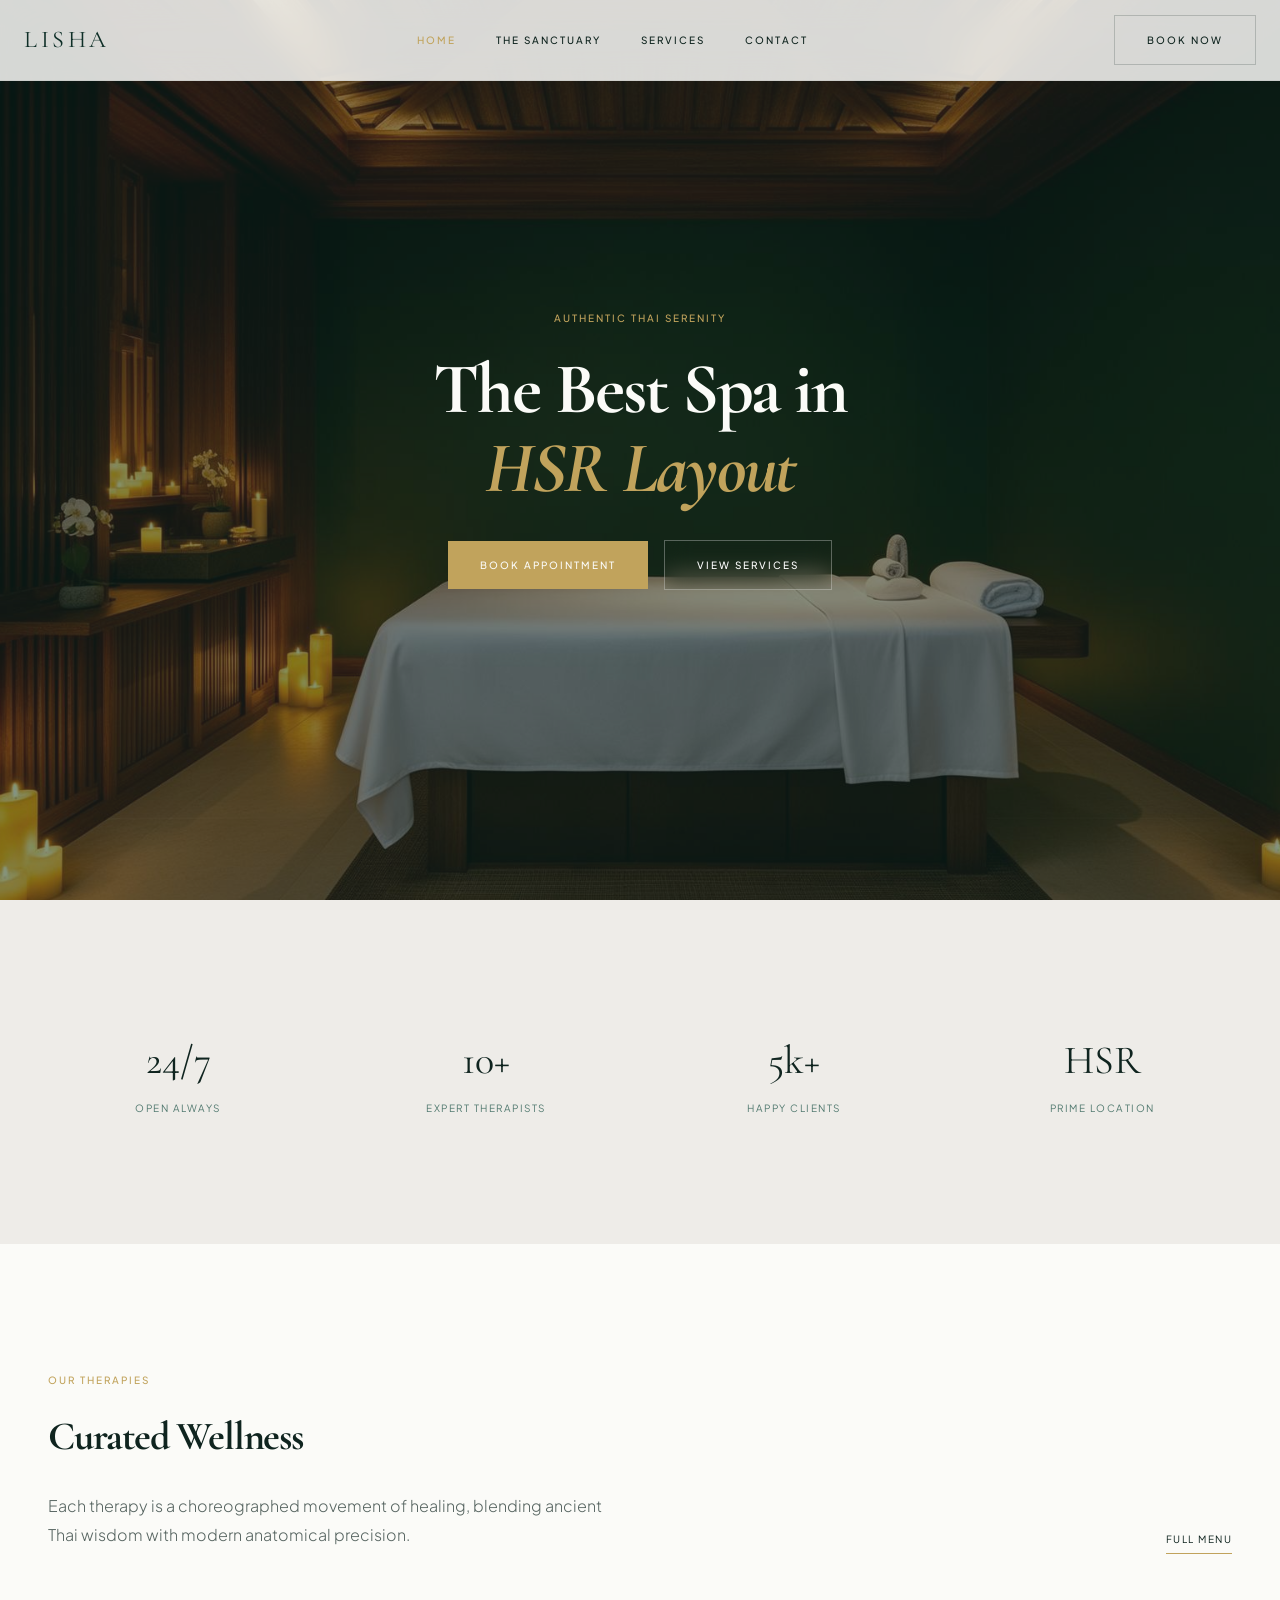
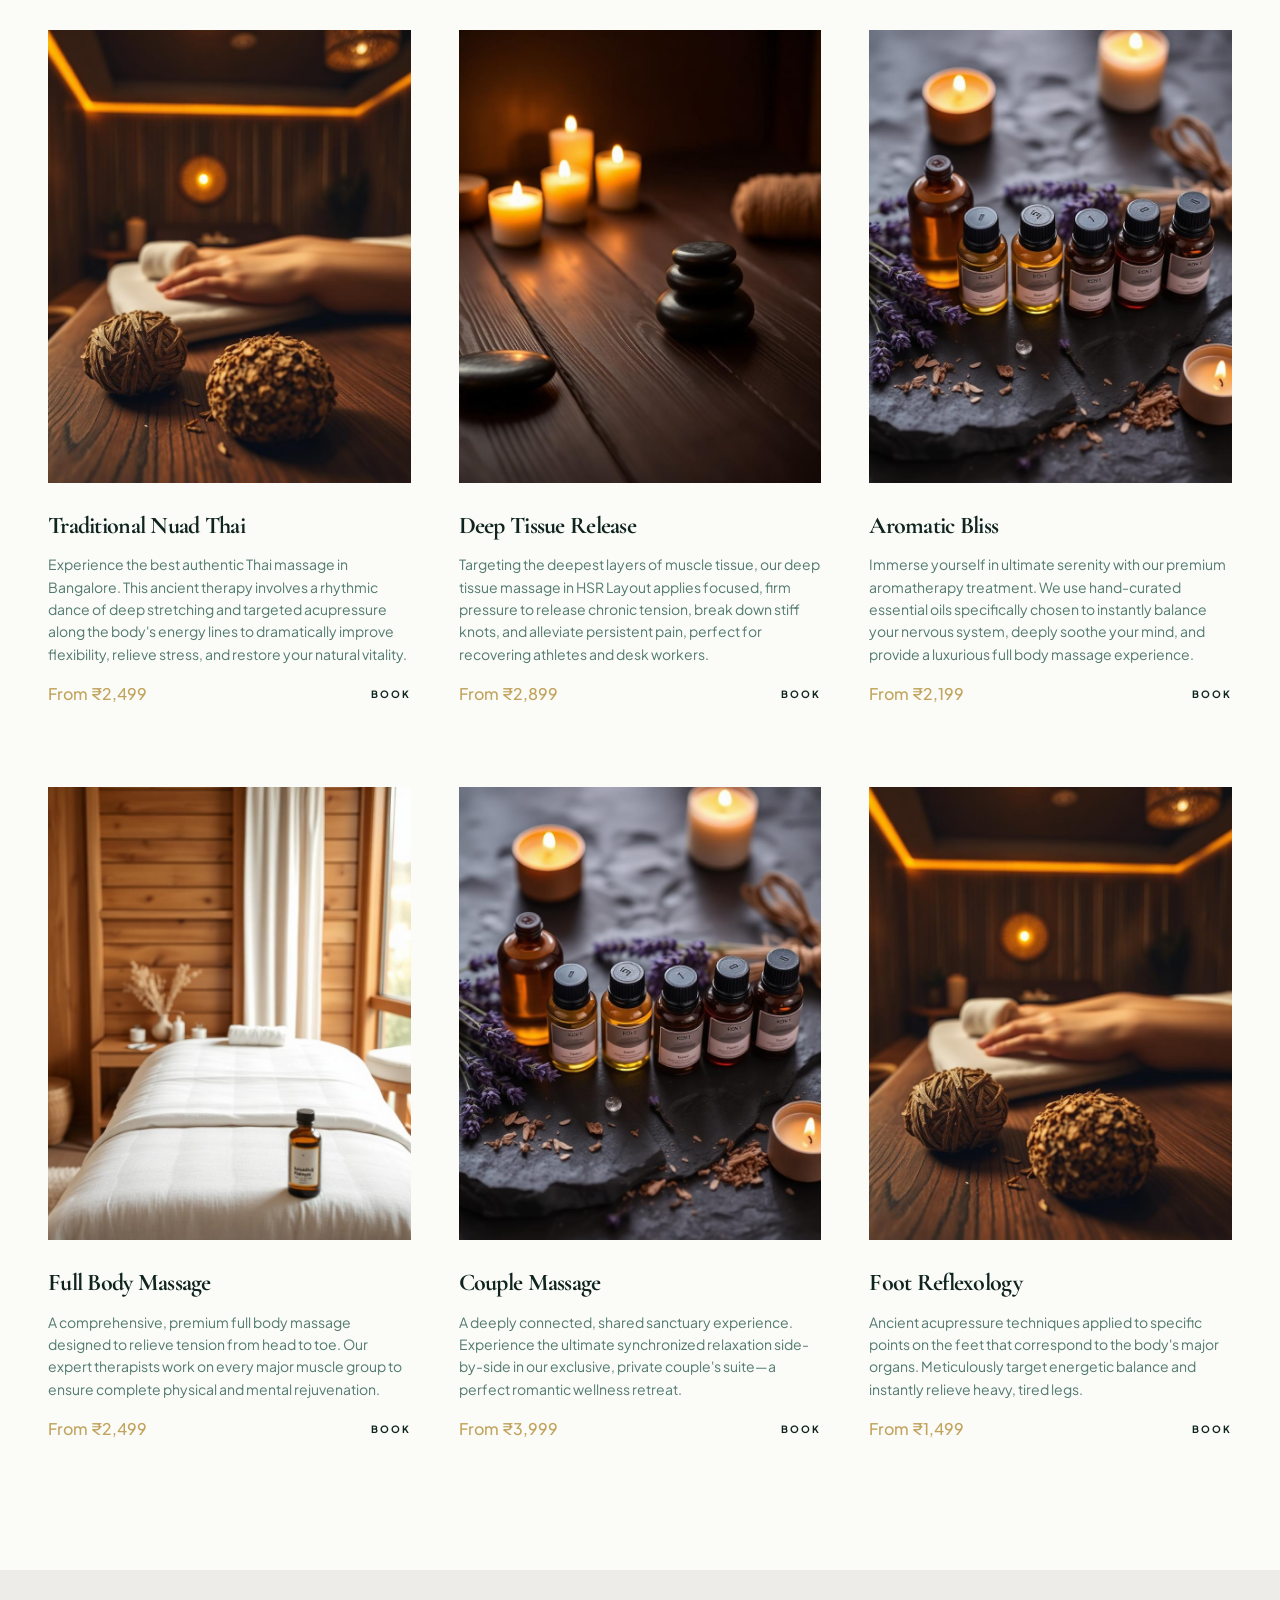
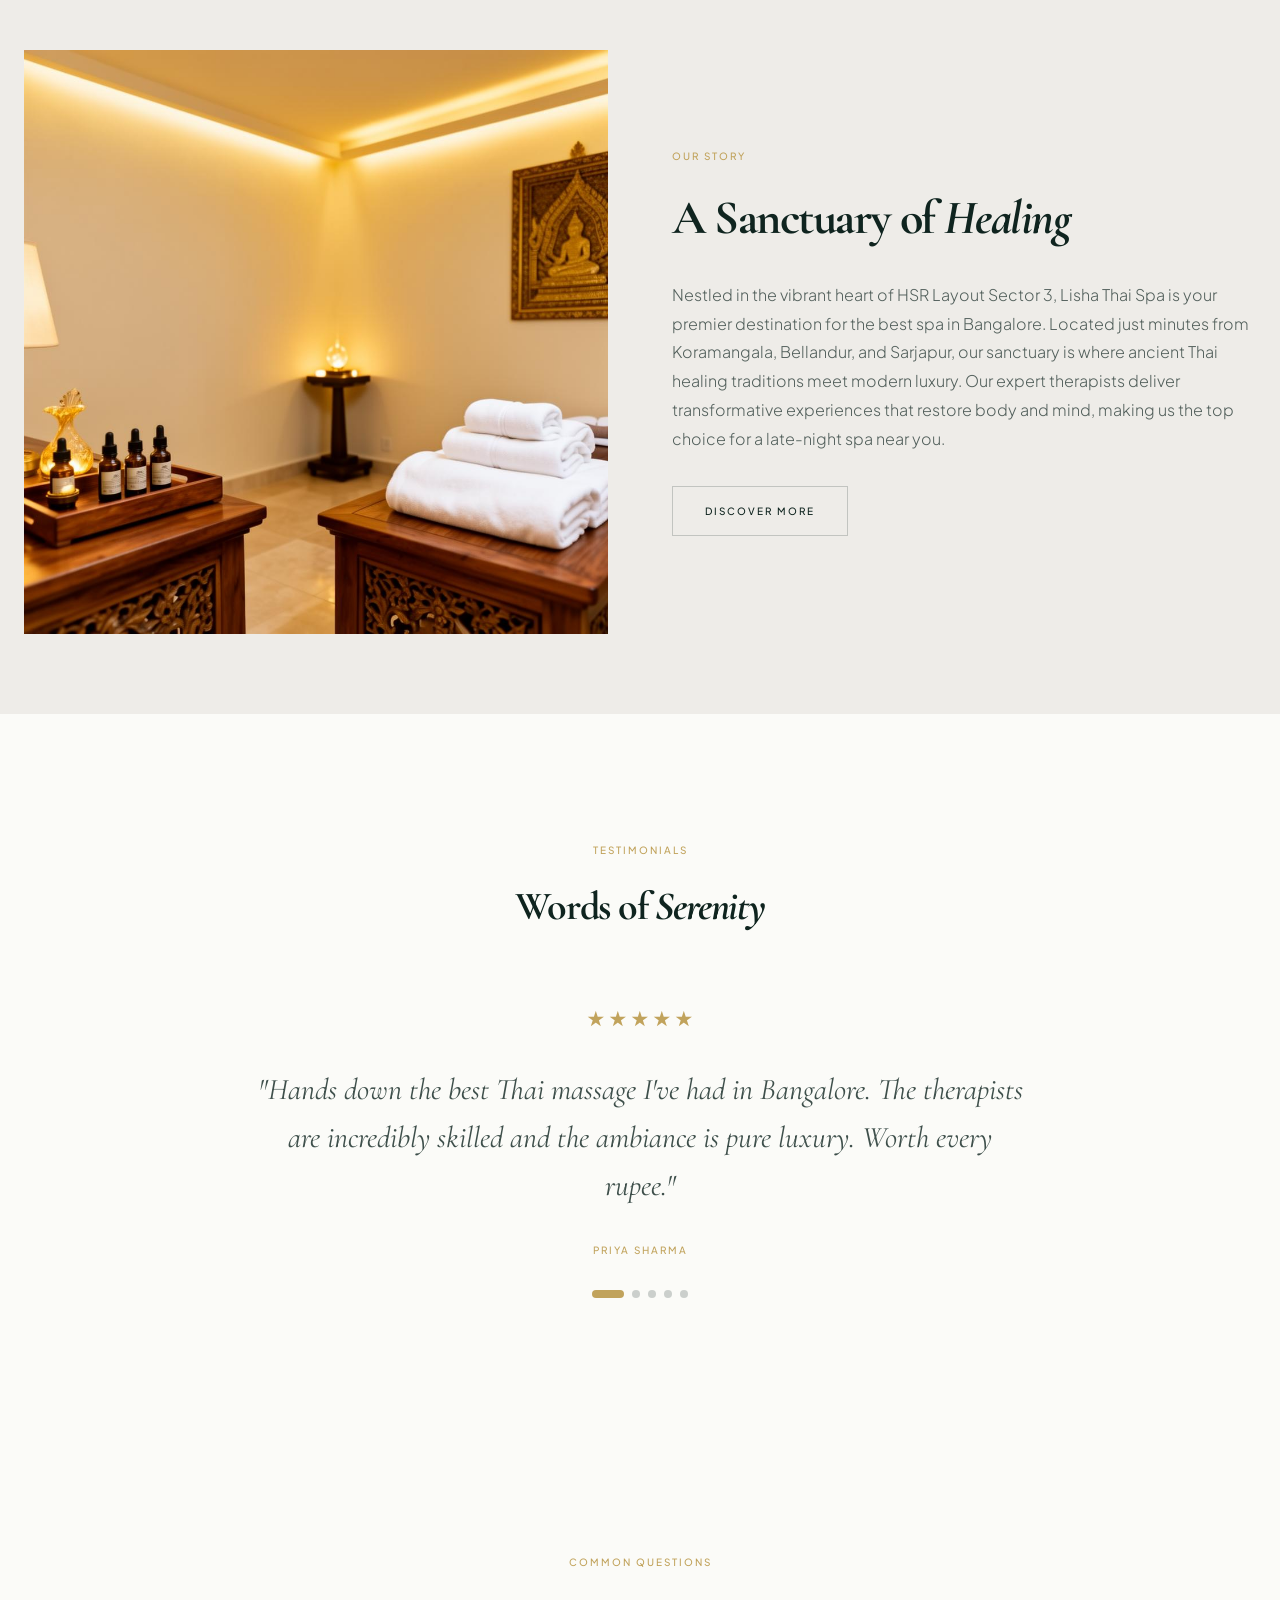
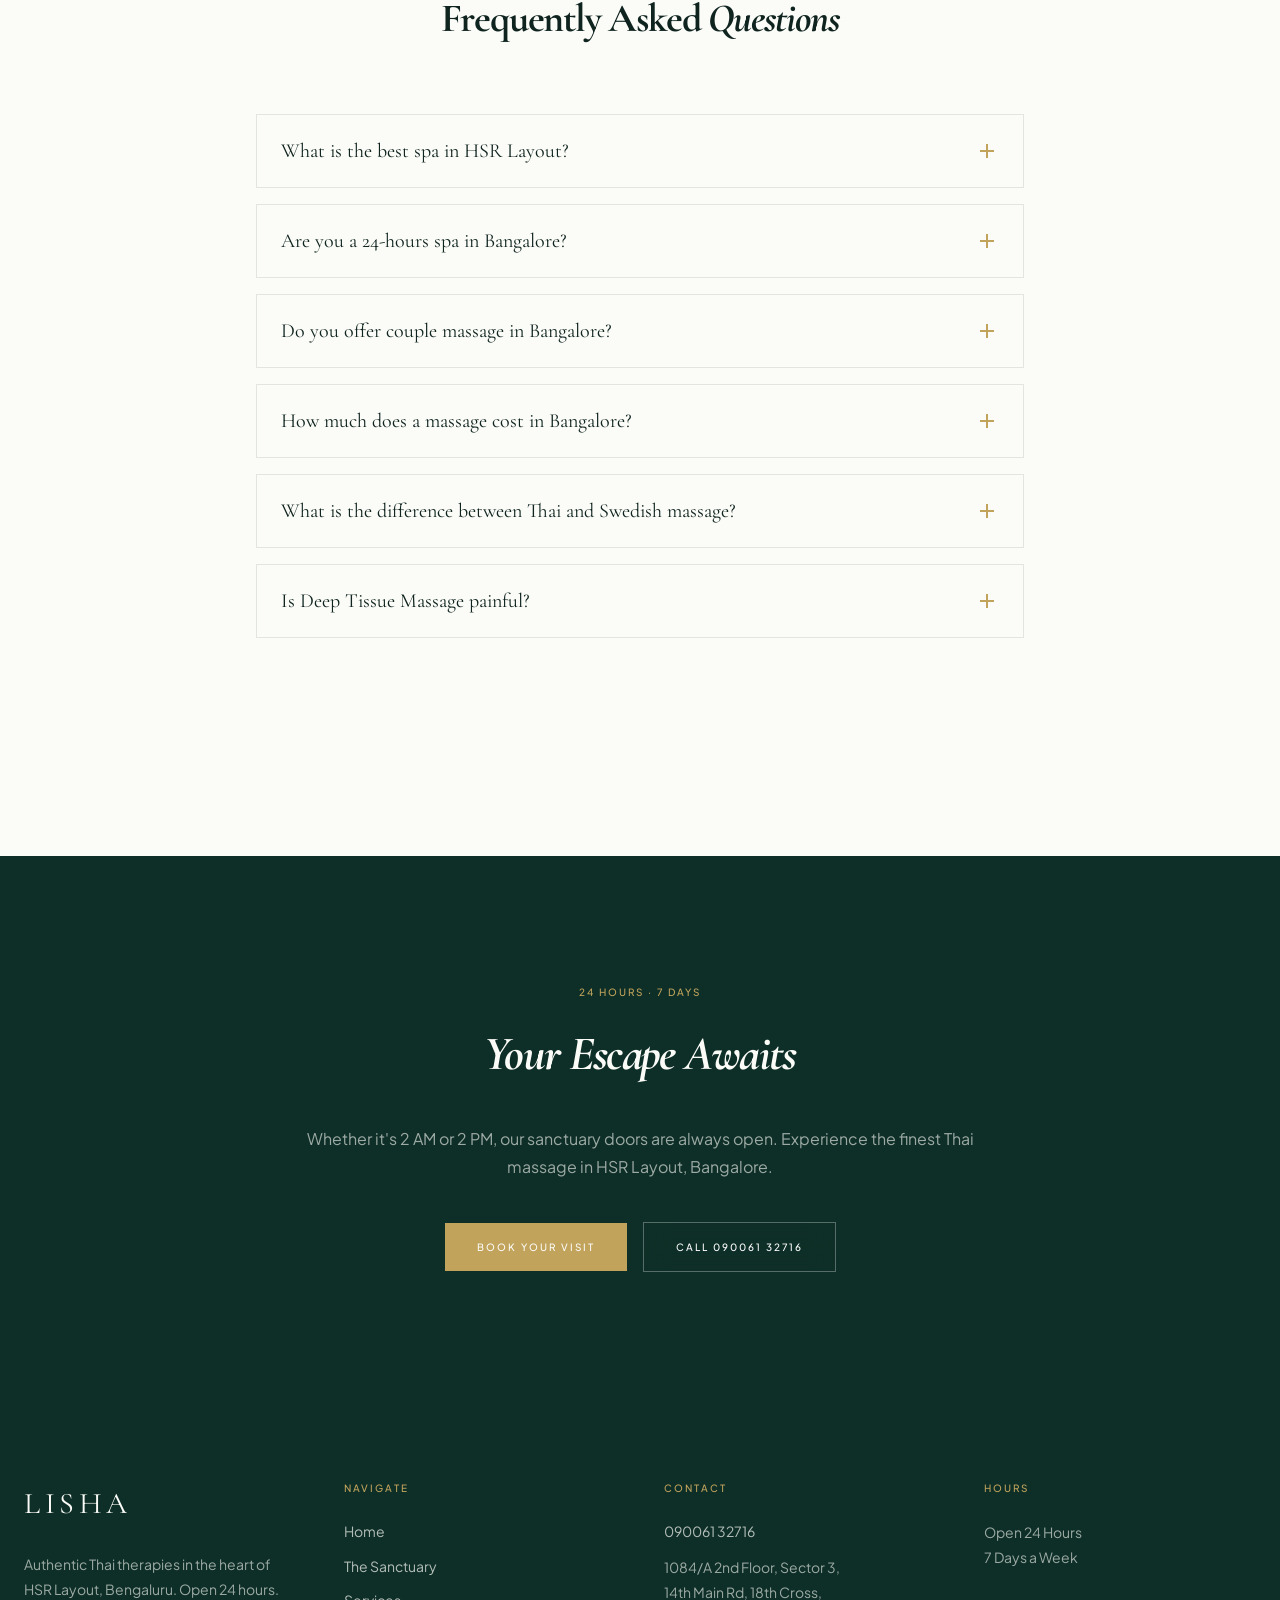
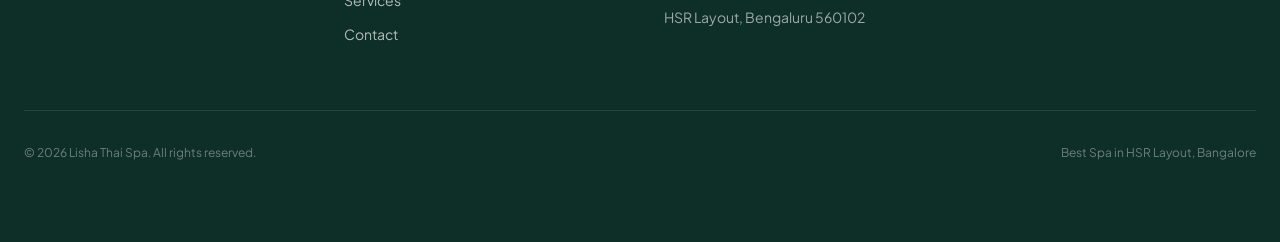
<file: index.html>
<!DOCTYPE html>
<html lang="en" class="scroll-smooth">

<head>
  <meta charset="UTF-8" />
  <meta name="viewport" content="width=device-width, initial-scale=1.0" />
  <title>Lisha Thai Spa | Best Luxury Spa in HSR Layout, Bangalore</title>
  <link rel="shortcut icon" href="images/favicon.png" type="image/x-icon">
  <meta name="description"
    content="Experience authentic Thai therapies at Lisha Thai Spa, HSR Layout. Open 24 hours. Premium body massage, deep tissue, and wellness treatments in Bengaluru." />
  <meta property="og:title" content="Lisha Thai Spa | Best Luxury Spa in HSR Layout, Bangalore" />
  <meta property="og:description"
    content="Experience authentic Thai therapies at Lisha Thai Spa, HSR Layout. Open 24 hours." />
  <meta property="og:type" content="website" />
  <meta property="og:url" content="https://lishathaispa.in/" />
  <meta property="og:image" content="https://lishathaispa.in/images/hero-home.jpg" />
  <link rel="canonical" href="https://lishathaispa.in/" />
  <link rel="preconnect" href="https://fonts.googleapis.com">
  <link rel="preconnect" href="https://fonts.gstatic.com" crossorigin>
  <link
    href="https://fonts.googleapis.com/css2?family=Cormorant+Garamond:ital,wght@0,300;0,400;0,500;1,300;1,400&family=Plus+Jakarta+Sans:wght@300;400;500;600&display=swap"
    rel="stylesheet">
  <link rel="stylesheet" href="style.css" />
</head>

<body>

  <!-- Navbar -->
  <nav class="glass-nav">
    <div class="nav-inner">
      <a href="/" class="nav-logo">Lisha</a>
      <div class="nav-links">
        <a href="/" class="nav-link active">Home</a>
        <a href="about.html" class="nav-link">The Sanctuary</a>
        <a href="services.html" class="nav-link">Services</a>
        <a href="contact.html" class="nav-link">Contact</a>
      </div>
      <a href="tel:09006132716" class="btn-ghost nav-book">Book Now</a>
      <button class="nav-toggle" aria-label="Toggle menu" aria-expanded="false">
        <span></span><span></span><span></span>
      </button>
    </div>
    <div class="mobile-menu">
      <div class="mobile-menu-inner">
        <a href="/" class="nav-link active">Home</a>
        <a href="about.html" class="nav-link">The Sanctuary</a>
        <a href="services.html" class="nav-link">Services</a>
        <a href="contact.html" class="nav-link">Contact</a>
      </div>
    </div>
  </nav>

  <main>
    <!-- Hero -->
    <section class="hero">
      <div class="hero-overlay"></div>
      <img src="images/hero-home.jpg" alt="Luxury Thai Spa Interior - Best Spa in HSR Layout Bangalore" class="hero-img"
        fetchpriority="high" decoding="sync" loading="eager" />
      <div class="hero-content">
        <div class="scroll-reveal">
          <span class="label-accent" style="margin-bottom:1.5rem">Authentic Thai Serenity</span>
        </div>
        <div class="scroll-reveal" data-delay="200">
          <h1>The Best Spa in<br><span class="italic text-accent">HSR Layout</span></h1>
        </div>
        <div class="scroll-reveal hero-btns" data-delay="400">
          <a href="contact.html" class="btn-gold">Book Appointment</a>
          <a href="services.html" class="btn-hero-ghost">View Services</a>
        </div>
      </div>
    </section>

    <!-- Stats -->
    <section class="bg-secondary section-padding">
      <div class="container stats">
        <div class="scroll-reveal">
          <div class="stat-value">24/7</div>
          <div class="stat-label">Open Always</div>
        </div>
        <div class="scroll-reveal" data-delay="100">
          <div class="stat-value">10+</div>
          <div class="stat-label">Expert Therapists</div>
        </div>
        <div class="scroll-reveal" data-delay="200">
          <div class="stat-value">5k+</div>
          <div class="stat-label">Happy Clients</div>
        </div>
        <div class="scroll-reveal" data-delay="300">
          <div class="stat-value">HSR</div>
          <div class="stat-label">Prime Location</div>
        </div>
      </div>
    </section>

    <!-- Featured Services -->
    <section class="section-padding">
      <div class="container">
        <div
          style="display:flex;flex-wrap:wrap;justify-content:space-between;align-items:flex-end;margin-bottom:5rem;gap:1.5rem">
          <div class="scroll-reveal" style="max-width:36rem">
            <span class="label-accent" style="margin-bottom:1rem">Our Therapies</span>
            <h2 style="font-size:2.5rem;margin-bottom:1.5rem">Curated Wellness</h2>
            <p class="text-body">Each therapy is a choreographed movement of healing, blending ancient Thai wisdom with
              modern anatomical precision.</p>
          </div>
          <div class="scroll-reveal">
            <a href="services.html"
              style="font-size:10px;text-transform:uppercase;letter-spacing:0.15em;border-bottom:1px solid hsl(var(--accent));padding-bottom:0.5rem;transition:color 0.3s">Full
              Menu</a>
          </div>
        </div>
        <div class="service-cards">
          <div class="scroll-reveal service-card">
            <div class="card-img"><img src="images/service-thai.jpg"
                alt="Traditional Thai Massage at Lisha Thai Spa HSR Layout" loading="lazy" /></div>
            <h3>Traditional Nuad Thai</h3>
            <p class="card-desc">Experience the best authentic Thai massage in Bangalore. This ancient therapy involves
              a rhythmic dance of deep stretching and targeted acupressure along the body's energy lines to dramatically
              improve flexibility, relieve stress, and restore your natural vitality.</p>
            <div class="card-footer">
              <span class="card-price">From ₹2,499</span>
              <a href="contact.html" class="card-book" aria-label="Book Traditional Nuad Thai">Book</a>
            </div>
          </div>
          <div class="scroll-reveal service-card" data-delay="200">
            <div class="card-img"><img src="images/service-deep-tissue.jpg" alt="Deep Tissue Massage Bangalore"
                loading="lazy" /></div>
            <h3>Deep Tissue Release</h3>
            <p class="card-desc">Targeting the deepest layers of muscle tissue, our deep tissue massage in HSR Layout
              applies focused, firm pressure to release chronic tension, break down stiff knots, and alleviate
              persistent pain, perfect for recovering athletes and desk workers.</p>
            <div class="card-footer">
              <span class="card-price">From ₹2,899</span>
              <a href="contact.html" class="card-book" aria-label="Book Deep Tissue Release">Book</a>
            </div>
          </div>
          <div class="scroll-reveal service-card" data-delay="400">
            <div class="card-img"><img src="images/service-aroma.jpg" alt="Aromatherapy Spa Treatment Bengaluru"
                loading="lazy" /></div>
            <h3>Aromatic Bliss</h3>
            <p class="card-desc">Immerse yourself in ultimate serenity with our premium aromatherapy treatment. We use
              hand-curated essential oils specifically chosen to instantly balance your nervous system, deeply soothe
              your mind, and provide a luxurious full body massage experience.</p>
            <div class="card-footer">
              <span class="card-price">From ₹2,199</span>
              <a href="contact.html" class="card-book" aria-label="Book Aromatic Bliss">Book</a>
            </div>
          </div>
          <div class="scroll-reveal service-card" style="margin-top:2rem">
            <div class="card-img"><img src="images/service-swedish.jpg" alt="Full Body Massage HSR Layout"
                loading="lazy" /></div>
            <h3>Full Body Massage</h3>
            <p class="card-desc">A comprehensive, premium full body massage designed to relieve tension from head to
              toe. Our expert therapists work on every major muscle group to ensure complete physical and mental
              rejuvenation.</p>
            <div class="card-footer">
              <span class="card-price">From ₹2,499</span>
              <a href="contact.html" class="card-book" aria-label="Book Full Body Massage">Book</a>
            </div>
          </div>
          <div class="scroll-reveal service-card" data-delay="200" style="margin-top:2rem">
            <div class="card-img"><img src="images/service-aroma.jpg" alt="Couple Massage in HSR Layout Bangalore"
                loading="lazy" /></div>
            <h3>Couple Massage</h3>
            <p class="card-desc">A deeply connected, shared sanctuary experience. Experience the ultimate synchronized
              relaxation side-by-side in our exclusive, private couple's suite—a perfect romantic wellness retreat.</p>
            <div class="card-footer">
              <span class="card-price">From ₹3,999</span>
              <a href="contact.html" class="card-book" aria-label="Book Couple Massage">Book</a>
            </div>
          </div>
          <div class="scroll-reveal service-card" data-delay="400" style="margin-top:2rem">
            <div class="card-img"><img src="images/service-thai.jpg" alt="Foot Reflexology Bangalore" loading="lazy" />
            </div>
            <h3>Foot Reflexology</h3>
            <p class="card-desc">Ancient acupressure techniques applied to specific points on the feet that correspond
              to the body's major organs. Meticulously target energetic balance and instantly relieve heavy, tired legs.
            </p>
            <div class="card-footer">
              <span class="card-price">From ₹1,499</span>
              <a href="contact.html" class="card-book" aria-label="Book Foot Reflexology">Book</a>
            </div>
          </div>
        </div>
      </div>
    </section>

    <!-- About Teaser -->
    <section class="bg-secondary">
      <div class="container about-grid" style="padding:5rem 1.5rem">
        <div class="scroll-reveal"><img src="images/about-interior.jpg" alt="Lisha Thai Spa Interior HSR Layout"
            loading="lazy" /></div>
        <div class="scroll-reveal" data-delay="200">
          <span class="label-accent" style="margin-bottom:1rem">Our Story</span>
          <h2>A Sanctuary of <span class="italic">Healing</span></h2>
          <p class="text-body" style="margin-bottom:2rem">Nestled in the vibrant heart of HSR Layout Sector 3, Lisha
            Thai Spa is your premier destination for the best spa in Bangalore. Located just minutes from Koramangala,
            Bellandur, and Sarjapur, our sanctuary is where ancient Thai healing traditions meet modern luxury. Our
            expert therapists deliver transformative experiences that restore body and mind, making us the top choice
            for a late-night spa near you.</p>
          <a href="about.html" class="btn-ghost">Discover More</a>
        </div>
      </div>
    </section>

    <!-- Testimonials -->
    <section class="section-padding">
      <div class="container">
        <div class="scroll-reveal text-center" style="margin-bottom:4rem">
          <span class="label-accent" style="margin-bottom:1rem">Testimonials</span>
          <h2 style="font-size:2.5rem">Words of <span class="italic">Serenity</span></h2>
        </div>
        <div class="scroll-reveal" data-delay="200">
          <div class="text-center" style="max-width:48rem;margin:0 auto">
            <div class="testimonial-stars">
              <span>★</span><span>★</span><span>★</span><span>★</span><span>★</span>
            </div>
            <p class="testimonial-text" id="testimonial-text"></p>
            <p class="label-accent" id="testimonial-name"></p>
            <div class="testimonial-dots" id="testimonial-dots"></div>
          </div>
        </div>
      </div>
    </section>

    <!-- FAQ -->
    <section class="section-padding">
      <div class="container">
        <div class="scroll-reveal text-center" style="margin-bottom:4rem">
          <span class="label-accent" style="margin-bottom:1rem">Common Questions</span>
          <h2 style="font-size:2.5rem">Frequently Asked <span class="italic">Questions</span></h2>
        </div>
        <div class="faq-grid">
          <div class="scroll-reveal faq-item">
            <button class="faq-question" aria-expanded="false">What is the best spa in HSR Layout?<span
                class="faq-icon"></span></button>
            <div class="faq-answer">
              <div class="faq-answer-inner">Lisha Thai Spa is widely considered the best spa in HSR
                Layout and a top premium spa in Bangalore. We specialize in authentic Nuad Thai therapies performed by
                highly trained professionals in a luxurious sanctuary setting.</div>
            </div>
          </div>
          <div class="scroll-reveal faq-item" data-delay="100">
            <button class="faq-question" aria-expanded="false">Are you a 24-hours spa in Bangalore?<span
                class="faq-icon"></span></button>
            <div class="faq-answer">
              <div class="faq-answer-inner">Yes! We are proud to be a 24-hours spa in HSR Layout,
                Bangalore open 7 days a week. Whether you need an early morning refresh or a late-night massage near
                Koramangala to unwind after a long day, our doors are always open.</div>
            </div>
          </div>
          <div class="scroll-reveal faq-item" data-delay="200">
            <button class="faq-question" aria-expanded="false">Do you offer couple massage in
              Bangalore?<span class="faq-icon"></span></button>
            <div class="faq-answer">
              <div class="faq-answer-inner">Absolutely. We offer a deeply relaxing couple massage
                experience in HSR Layout. It's the perfect way to unwind and share a luxurious wellness journey with
                your partner.</div>
            </div>
          </div>
          <div class="scroll-reveal faq-item" data-delay="300">
            <button class="faq-question" aria-expanded="false">How much does a massage cost in
              Bangalore?<span class="faq-icon"></span></button>
            <div class="faq-answer">
              <div class="faq-answer-inner">Our premium therapies start from ₹1,499. Traditional Nuad
                Thai begins at ₹2,499 for 60 minutes, while our Deep Tissue Massage in HSR Layout starts at ₹2,899. We
                believe in providing absolute luxury and expert care at transparent, competitive prices.</div>
            </div>
          </div>
          <div class="scroll-reveal faq-item" data-delay="400">
            <button class="faq-question" aria-expanded="false">What is the difference between Thai and
              Swedish massage?<span class="faq-icon"></span></button>
            <div class="faq-answer">
              <div class="faq-answer-inner">Thai massage is an active therapy performed on a mat. The
                therapist uses their hands, knees, legs, and feet to move you into deep, yoga-like stretches. Swedish
                massage is a relaxing, passive therapy where you lie on a table while the therapist uses long, flowing
                strokes with oil to melt away muscle tension. We offer both exceptional experiences at our spa.</div>
            </div>
          </div>
          <div class="scroll-reveal faq-item" data-delay="500">
            <button class="faq-question" aria-expanded="false">Is Deep Tissue Massage painful?<span
                class="faq-icon"></span></button>
            <div class="faq-answer">
              <div class="faq-answer-inner">While Deep Tissue Massage applies intense, firm pressure to
                break down muscle knots, it should fall within your pain tolerance and feel like "good pain." Our highly
                trained therapists in HSR Layout constantly communicate with you to ensure the pressure is both
                effective and comfortable.</div>
            </div>
          </div>
          <div class="scroll-reveal faq-item" data-delay="600">
            <button class="faq-question" aria-expanded="false">Do you have private shower
              facilities?<span class="faq-icon"></span></button>
            <div class="faq-answer">
              <div class="faq-answer-inner">Yes, to complete your luxury spa experience, all our private
                therapy suites are fully equipped with fresh, clean linens and access to premium private shower
                facilities so you can leave feeling completely refreshed.</div>
            </div>
          </div>
        </div>
      </div>
    </section>

    <!-- CTA -->
    <section class="bg-primary text-primary-foreground section-padding">
      <div class="scroll-reveal cta-banner" style="max-width:42rem;margin:0 auto">
        <span class="label-accent text-accent" style="margin-bottom:1rem">24 Hours · 7 Days</span>
        <h2>Your Escape Awaits</h2>
        <p>Whether it's 2 AM or 2 PM, our sanctuary doors are always open. Experience the finest Thai massage in HSR
          Layout, Bangalore.</p>
        <div class="cta-btns">
          <a href="contact.html" class="btn-gold">Book Your Visit</a>
          <a href="tel:09006132716" class="btn-hero-ghost">Call 090061 32716</a>
        </div>
      </div>
    </section>
  </main>

  <!-- Footer -->
  <footer>
    <div class="container" style="padding:5rem 1.5rem">
      <div class="footer-grid">
        <div>
          <div class="footer-logo">Lisha</div>
          <p class="footer-desc">Authentic Thai therapies in the heart of HSR Layout, Bengaluru. Open 24 hours.</p>
        </div>
        <div>
          <span class="label-accent text-accent" style="margin-bottom:1.5rem">Navigate</span>
          <div class="footer-links">
            <a href="/" class="footer-link">Home</a>
            <a href="about.html" class="footer-link">The Sanctuary</a>
            <a href="services.html" class="footer-link">Services</a>
            <a href="contact.html" class="footer-link">Contact</a>
          </div>
        </div>
        <div>
          <span class="label-accent text-accent" style="margin-bottom:1.5rem">Contact</span>
          <div class="footer-links">
            <a href="tel:09006132716" class="footer-link">090061 32716</a>
            <p class="footer-desc">1084/A 2nd Floor, Sector 3,<br>14th Main Rd, 18th Cross,<br>HSR Layout, Bengaluru
              560102</p>
          </div>
        </div>
        <div>
          <span class="label-accent text-accent" style="margin-bottom:1.5rem">Hours</span>
          <p class="footer-desc">Open 24 Hours<br>7 Days a Week</p>
        </div>
      </div>
      <div class="footer-bottom">
        <p>© 2026 Lisha Thai Spa. All rights reserved.</p>
        <p>Best Spa in HSR Layout, Bangalore</p>
      </div>
    </div>
    <div class="mobile-spacer"></div>
  </footer>

  <!-- Mobile Sticky Footer -->
  <div class="mobile-sticky">
    <a href="tel:09006132716" class="call-btn">Call Now</a>
    <a href="contact.html" class="book-btn">Book Visit</a>
  </div>

  <!-- Schema -->
  <script type="application/ld+json">
  {
    "@context": "https://schema.org",
    "@type": ["DaySpa", "HealthAndBeautyBusiness", "LocalBusiness"],
    "name": "Lisha Thai Spa",
    "description": "Premium luxury spa in HSR Layout, Bangalore offering authentic Nuad Thai massage, Deep Tissue, Couple Massage and 24-hours therapy services.",
    "image": [
      "https://lishathaispa.in/images/hero-home.jpg",
      "https://lishathaispa.in/images/service-thai.jpg",
      "https://lishathaispa.in/images/service-deep-tissue.jpg"
    ],
    "priceRange": "₹1499 - ₹5999",
    "aggregateRating": {
      "@type": "AggregateRating",
      "ratingValue": "4.9",
      "bestRating": "5",
      "worstRating": "1",
      "ratingCount": "184"
    },
    "url": "https://lishathaispa.in",
    "telephone": "+919006132716",
    "address": {
      "@type": "PostalAddress",
      "streetAddress": "1084/A 2nd floor, Sector 3, 14th Main Road, 18th Cross Rd",
      "addressLocality": "Bengaluru",
      "addressRegion": "Karnataka",
      "postalCode": "560102",
      "addressCountry": "IN"
    },
    "geo": {
      "@type": "GeoCoordinates",
      "latitude": "12.911822",
      "longitude": "77.6388557"
    },
    "hasMap": "https://www.google.com/maps?cid=2362543103408612615",
    "areaServed": [
      {
        "@type": "City",
        "name": "Bengaluru",
        "@id": "https://en.wikipedia.org/wiki/Bangalore"
      },
      {
        "@type": "Neighborhood",
        "name": "HSR Layout"
      },
      {
        "@type": "Neighborhood",
        "name": "Koramangala"
      },
      {
        "@type": "Neighborhood",
        "name": "Bellandur"
      }
    ],
    "openingHoursSpecification": {
      "@type": "OpeningHoursSpecification",
      "dayOfWeek": ["Monday","Tuesday","Wednesday","Thursday","Friday","Saturday","Sunday"],
      "opens": "00:00",
      "closes": "23:59"
    }
  }
  </script>
  <script type="application/ld+json">
  {
    "@context": "https://schema.org",
    "@type": "FAQPage",
    "mainEntity": [
      {
        "@type": "Question",
        "name": "What is the best spa in HSR Layout?",
        "acceptedAnswer": {
          "@type": "Answer",
          "text": "Lisha Thai Spa is widely considered the best spa in HSR Layout and a top premium spa in Bangalore. We specialize in authentic Nuad Thai therapies performed by highly trained professionals in a luxurious sanctuary setting."
        }
      },
      {
        "@type": "Question",
        "name": "Are you a 24-hours spa in Bangalore?",
        "acceptedAnswer": {
          "@type": "Answer",
          "text": "Yes! We are proud to be a 24-hours spa in HSR Layout, Bangalore open 7 days a week. Whether you need an early morning refresh or a late-night massage near Koramangala to unwind after a long day, our doors are always open."
        }
      },
      {
        "@type": "Question",
        "name": "Do you offer couple massage in Bangalore?",
        "acceptedAnswer": {
          "@type": "Answer",
          "text": "Absolutely. We offer a deeply relaxing couple massage experience in HSR Layout. It's the perfect way to unwind and share a luxurious wellness journey with your partner."
        }
      },
      {
        "@type": "Question",
        "name": "How much does a massage cost in Bangalore?",
        "acceptedAnswer": {
          "@type": "Answer",
          "text": "Our premium therapies start from ₹1,499. Traditional Nuad Thai begins at ₹2,499 for 60 minutes, while our Deep Tissue Massage in HSR Layout starts at ₹2,899. We believe in providing absolute luxury and expert care at transparent, competitive prices."
        }
      },
      {
        "@type": "Question",
        "name": "What is the difference between Thai and Swedish massage?",
        "acceptedAnswer": {
          "@type": "Answer",
          "text": "Thai massage is an active therapy performed on a mat. The therapist uses their hands, knees, legs, and feet to move you into deep, yoga-like stretches. Swedish massage is a relaxing, passive therapy where you lie on a table while the therapist uses long, flowing strokes with oil to melt away muscle tension. We offer both exceptional experiences at our spa."
        }
      },
      {
        "@type": "Question",
        "name": "Is Deep Tissue Massage painful?",
        "acceptedAnswer": {
          "@type": "Answer",
          "text": "While Deep Tissue Massage applies intense, firm pressure to break down muscle knots, it should fall within your pain tolerance and feel like \"good pain.\" Our highly trained therapists in HSR Layout constantly communicate with you to ensure the pressure is both effective and comfortable."
        }
      },
      {
        "@type": "Question",
        "name": "Do you have private shower facilities?",
        "acceptedAnswer": {
          "@type": "Answer",
          "text": "Yes, to complete your luxury spa experience, all our private therapy suites are fully equipped with fresh, clean linens and access to premium private shower facilities so you can leave feeling completely refreshed."
        }
      }
    ]
  }
  </script>
  <script src="script.js" defer></script>
</body>

</html>
</file>
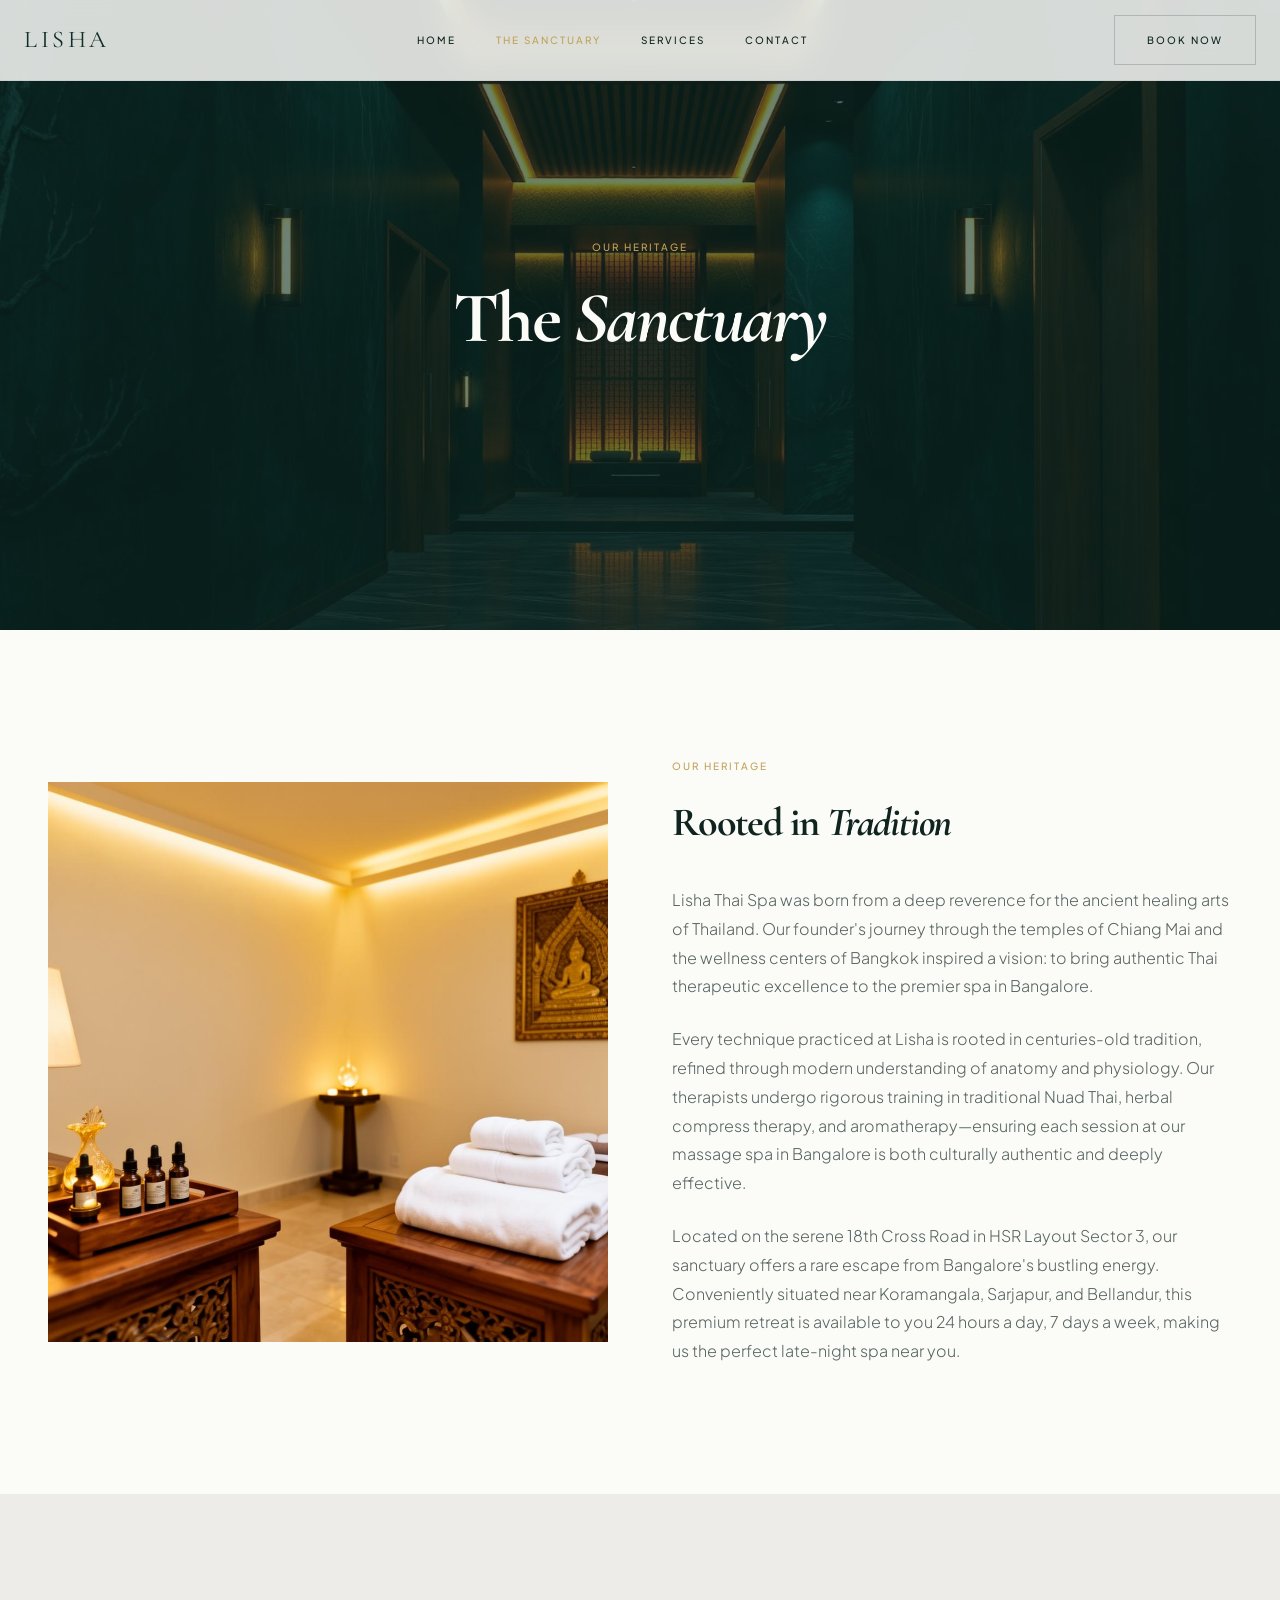
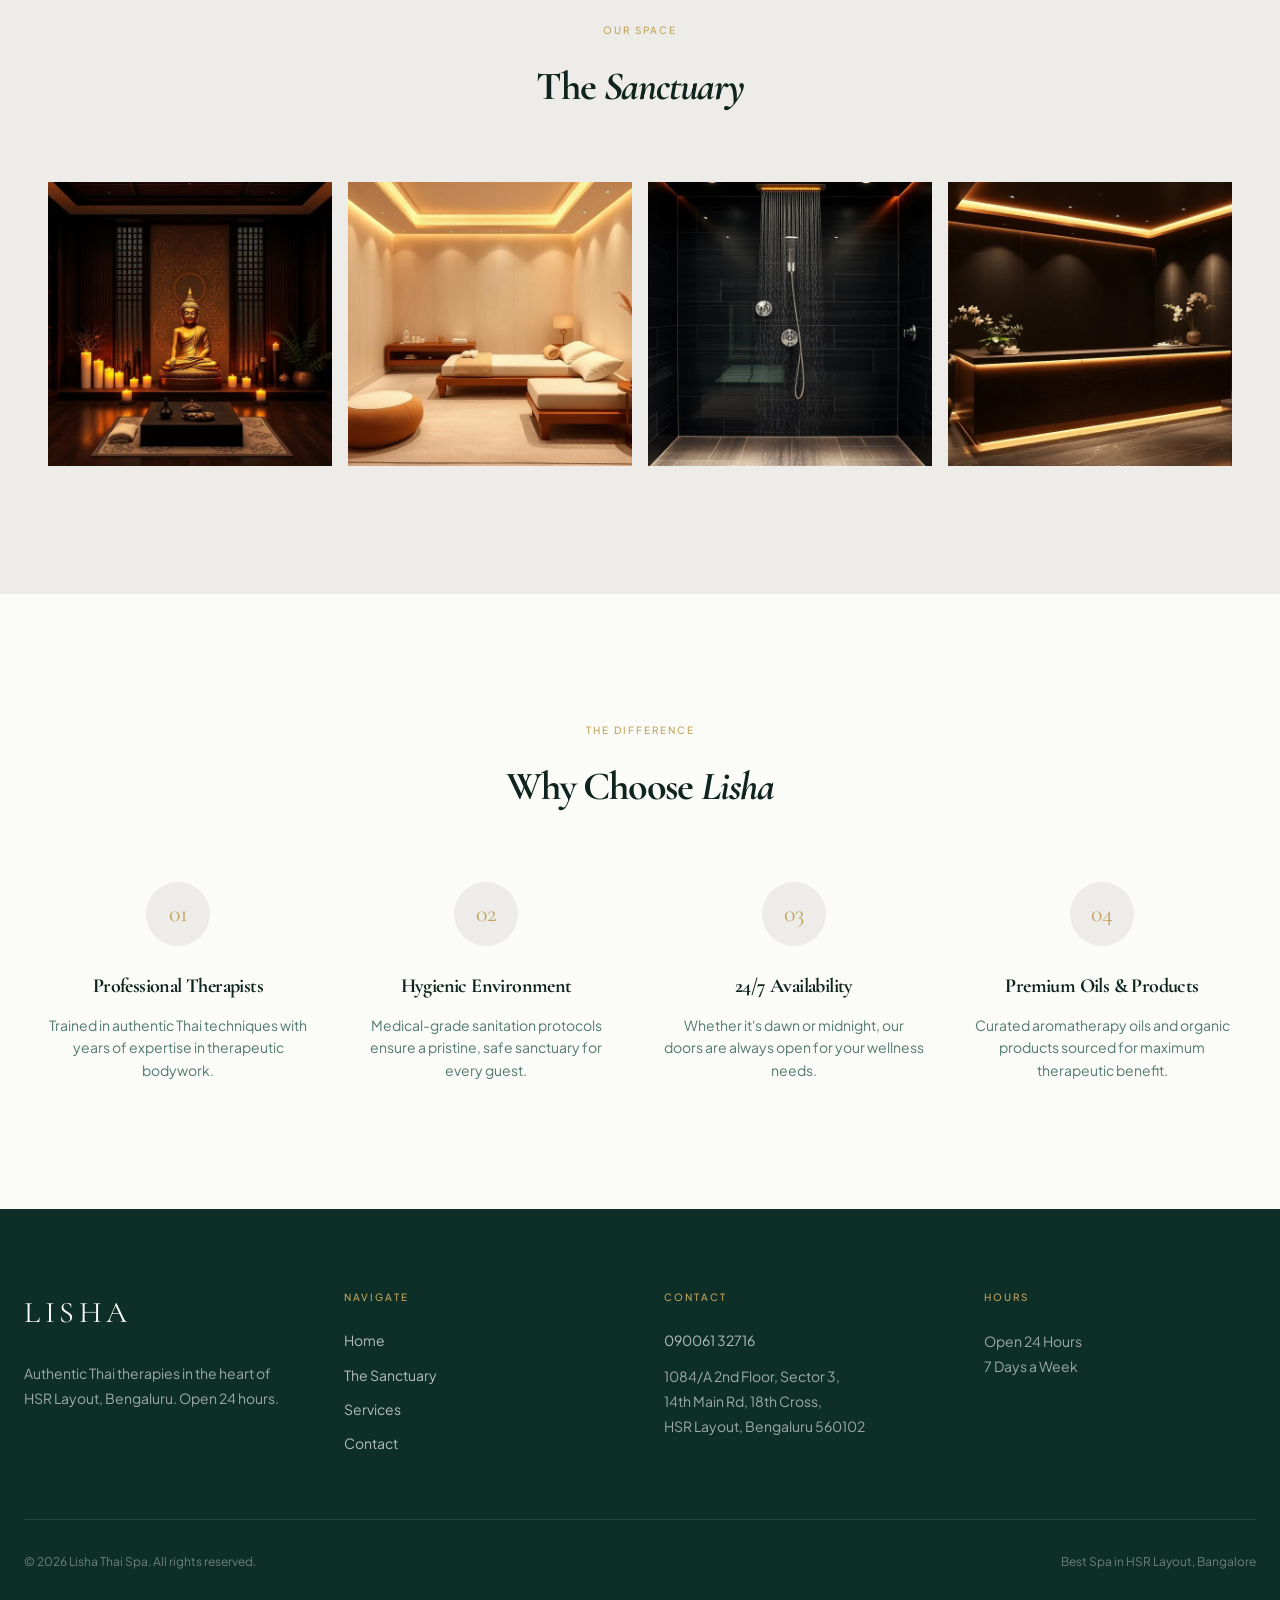
<file: about.html>
<!DOCTYPE html>
<html lang="en" class="scroll-smooth">

<head>
  <meta charset="UTF-8" />
  <meta name="viewport" content="width=device-width, initial-scale=1.0" />
  <title>About Us | Lisha Thai Spa - The Sanctuary in HSR Layout</title>
  <link rel="shortcut icon" href="images/favicon.png" type="image/x-icon">
  <meta name="description"
    content="Discover Lisha Thai Spa's heritage. Authentic Thai healing techniques, professional therapists, and a premium sanctuary in HSR Layout, Bangalore." />
  <meta property="og:title" content="About Us | Lisha Thai Spa - The Sanctuary in HSR Layout" />
  <meta property="og:description"
    content="Discover Lisha Thai Spa's heritage. Authentic Thai healing techniques, professional therapists, and a premium sanctuary in HSR Layout, Bangalore." />
  <meta property="og:type" content="website" />
  <meta property="og:url" content="https://lishathaispa.in/about.html" />
  <meta property="og:image" content="https://lishathaispa.in/images/about-interior.jpg" />
  <link rel="canonical" href="https://lishathaispa.in/about.html" />
  <link rel="preconnect" href="https://fonts.googleapis.com">
  <link rel="preconnect" href="https://fonts.gstatic.com" crossorigin>
  <link
    href="https://fonts.googleapis.com/css2?family=Cormorant+Garamond:ital,wght@0,300;0,400;0,500;1,300;1,400&family=Plus+Jakarta+Sans:wght@300;400;500;600&display=swap"
    rel="stylesheet">
  <link rel="stylesheet" href="style.css" />
</head>

<body>

  <!-- Navbar -->
  <nav class="glass-nav">
    <div class="nav-inner">
      <a href="/" class="nav-logo">Lisha</a>
      <div class="nav-links">
        <a href="/" class="nav-link">Home</a>
        <a href="about.html" class="nav-link active">The Sanctuary</a>
        <a href="services.html" class="nav-link">Services</a>
        <a href="contact.html" class="nav-link">Contact</a>
      </div>
      <a href="tel:09006132716" class="btn-ghost nav-book">Book Now</a>
      <button class="nav-toggle" aria-label="Toggle menu"
        aria-expanded="false"><span></span><span></span><span></span></button>
    </div>
    <div class="mobile-menu">
      <div class="mobile-menu-inner">
        <a href="/" class="nav-link">Home</a>
        <a href="about.html" class="nav-link active">The Sanctuary</a>
        <a href="services.html" class="nav-link">Services</a>
        <a href="contact.html" class="nav-link">Contact</a>
      </div>
    </div>
  </nav>

  <main>
    <!-- Hero -->
    <section class="hero hero-short">
      <div class="hero-overlay hero-overlay-dark"></div>
      <img src="images/hero-contact.jpg" alt="Lisha Thai Spa Sanctuary HSR Layout" class="hero-img hero-img-static"
        fetchpriority="high" decoding="sync" loading="eager" />
      <div class="hero-content">
        <div class="scroll-reveal"><span class="label-accent" style="margin-bottom:1.5rem">Our Heritage</span></div>
        <div class="scroll-reveal" data-delay="200">
          <h1>The <span class="italic">Sanctuary</span></h1>
        </div>
      </div>
    </section>

    <!-- Heritage -->
    <section class="section-padding">
      <div class="container about-grid">
        <div class="scroll-reveal"><img src="images/about-interior.jpg" alt="Authentic Thai Spa Interior Bangalore"
            loading="lazy" /></div>
        <div class="scroll-reveal" data-delay="200">
          <span class="label-accent" style="margin-bottom:1rem">Our Heritage</span>
          <h2 style="font-size:2.5rem;margin-bottom:2rem">Rooted in <span class="italic">Tradition</span></h2>
          <div class="text-body" style="display:flex;flex-direction:column;gap:1.5rem">
            <p>Lisha Thai Spa was born from a deep reverence for the ancient healing arts of Thailand. Our founder's
              journey through the temples of Chiang Mai and the wellness centers of Bangkok inspired a vision: to bring
              authentic Thai therapeutic excellence to the premier spa in Bangalore.</p>
            <p>Every technique practiced at Lisha is rooted in centuries-old tradition, refined through modern
              understanding of anatomy and physiology. Our therapists undergo rigorous training in traditional Nuad
              Thai, herbal compress therapy, and aromatherapy—ensuring each session at our massage spa in Bangalore is
              both culturally authentic and
              deeply effective.</p>
            <p>Located on the serene 18th Cross Road in HSR Layout Sector 3, our sanctuary offers a rare escape from
              Bangalore's
              bustling energy. Conveniently situated near Koramangala, Sarjapur, and Bellandur, this premium retreat is
              available to you 24 hours a day, 7 days a week, making us the perfect late-night spa near you.</p>
          </div>
        </div>
      </div>
    </section>

    <!-- Gallery -->
    <section class="bg-secondary section-padding">
      <div class="container">
        <div class="scroll-reveal text-center" style="margin-bottom:4rem">
          <span class="label-accent" style="margin-bottom:1rem">Our Space</span>
          <h2 style="font-size:2.5rem">The <span class="italic">Sanctuary</span></h2>
        </div>
        <div class="gallery-grid">
          <div class="scroll-reveal gallery-item"><img src="images/gallery-1.jpg"
              alt="Meditation Room at Lisha Thai Spa" loading="lazy" /></div>
          <div class="scroll-reveal gallery-item" data-delay="100"><img src="images/gallery-2.jpg"
              alt="Relaxation Lounge HSR Layout Spa" loading="lazy" /></div>
          <div class="scroll-reveal gallery-item" data-delay="200"><img src="images/gallery-3.jpg"
              alt="Premium Shower Facilities Bangalore Spa" loading="lazy" /></div>
          <div class="scroll-reveal gallery-item" data-delay="300"><img src="images/gallery-4.jpg"
              alt="Reception Area Lisha Thai Spa" loading="lazy" /></div>
        </div>
      </div>
    </section>

    <!-- Why Choose Us -->
    <section class="section-padding">
      <div class="container">
        <div class="scroll-reveal text-center" style="margin-bottom:4rem">
          <span class="label-accent" style="margin-bottom:1rem">The Difference</span>
          <h2 style="font-size:2.5rem">Why Choose <span class="italic">Lisha</span></h2>
        </div>
        <div class="why-grid">
          <div class="scroll-reveal why-item">
            <div class="why-num">01</div>
            <h3>Professional Therapists</h3>
            <p>Trained in authentic Thai techniques with years of expertise in therapeutic bodywork.</p>
          </div>
          <div class="scroll-reveal why-item" data-delay="100">
            <div class="why-num">02</div>
            <h3>Hygienic Environment</h3>
            <p>Medical-grade sanitation protocols ensure a pristine, safe sanctuary for every guest.</p>
          </div>
          <div class="scroll-reveal why-item" data-delay="200">
            <div class="why-num">03</div>
            <h3>24/7 Availability</h3>
            <p>Whether it's dawn or midnight, our doors are always open for your wellness needs.</p>
          </div>
          <div class="scroll-reveal why-item" data-delay="300">
            <div class="why-num">04</div>
            <h3>Premium Oils & Products</h3>
            <p>Curated aromatherapy oils and organic products sourced for maximum therapeutic benefit.</p>
          </div>
        </div>
      </div>
    </section>
  </main>

  <!-- Footer -->
  <footer>
    <div class="container" style="padding:5rem 1.5rem">
      <div class="footer-grid">
        <div>
          <div class="footer-logo">Lisha</div>
          <p class="footer-desc">Authentic Thai therapies in the heart of HSR Layout, Bengaluru. Open 24 hours.</p>
        </div>
        <div><span class="label-accent text-accent" style="margin-bottom:1.5rem">Navigate</span>
          <div class="footer-links"><a href="/" class="footer-link">Home</a><a href="about.html" class="footer-link">The
              Sanctuary</a><a href="services.html" class="footer-link">Services</a><a href="contact.html"
              class="footer-link">Contact</a></div>
        </div>
        <div><span class="label-accent text-accent" style="margin-bottom:1.5rem">Contact</span>
          <div class="footer-links"><a href="tel:09006132716" class="footer-link">090061 32716</a>
            <p class="footer-desc">1084/A 2nd Floor, Sector 3,<br>14th Main Rd, 18th Cross,<br>HSR Layout, Bengaluru
              560102</p>
          </div>
        </div>
        <div><span class="label-accent text-accent" style="margin-bottom:1.5rem">Hours</span>
          <p class="footer-desc">Open 24 Hours<br>7 Days a Week</p>
        </div>
      </div>
      <div class="footer-bottom">
        <p>© 2026 Lisha Thai Spa. All rights reserved.</p>
        <p>Best Spa in HSR Layout, Bangalore</p>
      </div>
    </div>
    <div class="mobile-spacer"></div>
  </footer>

  <div class="mobile-sticky">
    <a href="tel:09006132716" class="call-btn">Call Now</a>
    <a href="contact.html" class="book-btn">Book Visit</a>
  </div>

  <!-- Schema -->
  <script type="application/ld+json">
  {
    "@context": "https://schema.org",
    "@type": ["DaySpa", "HealthAndBeautyBusiness", "LocalBusiness"],
    "name": "Lisha Thai Spa",
    "description": "Premium luxury spa in HSR Layout, Bangalore offering authentic Nuad Thai massage, Deep Tissue, Couple Massage and 24-hours therapy services.",
    "image": [
      "https://lishathaispa.in/images/hero-home.jpg",
      "https://lishathaispa.in/images/service-thai.jpg",
      "https://lishathaispa.in/images/service-deep-tissue.jpg"
    ],
    "priceRange": "₹1499 - ₹5999",
    "aggregateRating": {
      "@type": "AggregateRating",
      "ratingValue": "4.9",
      "bestRating": "5",
      "worstRating": "1",
      "ratingCount": "184"
    },
    "url": "https://lishathaispa.in",
    "telephone": "+919006132716",
    "address": {
      "@type": "PostalAddress",
      "streetAddress": "1084/A 2nd floor, Sector 3, 14th Main Road, 18th Cross Rd",
      "addressLocality": "Bengaluru",
      "addressRegion": "Karnataka",
      "postalCode": "560102",
      "addressCountry": "IN"
    },
    "geo": {
      "@type": "GeoCoordinates",
      "latitude": "12.911822",
      "longitude": "77.6388557"
    },
    "hasMap": "https://www.google.com/maps?cid=2362543103408612615",
    "areaServed": [
      {
        "@type": "City",
        "name": "Bengaluru",
        "@id": "https://en.wikipedia.org/wiki/Bangalore"
      },
      {
        "@type": "Neighborhood",
        "name": "HSR Layout"
      },
      {
        "@type": "Neighborhood",
        "name": "Koramangala"
      },
      {
        "@type": "Neighborhood",
        "name": "Bellandur"
      }
    ],
    "openingHoursSpecification": {
      "@type": "OpeningHoursSpecification",
      "dayOfWeek": ["Monday","Tuesday","Wednesday","Thursday","Friday","Saturday","Sunday"],
      "opens": "00:00",
      "closes": "23:59"
    }
  }
  </script>
  <script type="application/ld+json">
  {
    "@context": "https://schema.org",
    "@type": "AboutPage",
    "url": "https://lishathaispa.in/about.html",
    "name": "The Sanctuary | Lisha Thai Spa",
    "description": "Learn about the heritage and healing philosophy behind Lisha Thai Spa in HSR Layout, Bengaluru."
  }
  </script>
  <script src="script.js" defer></script>
</body>

</html>
</file>
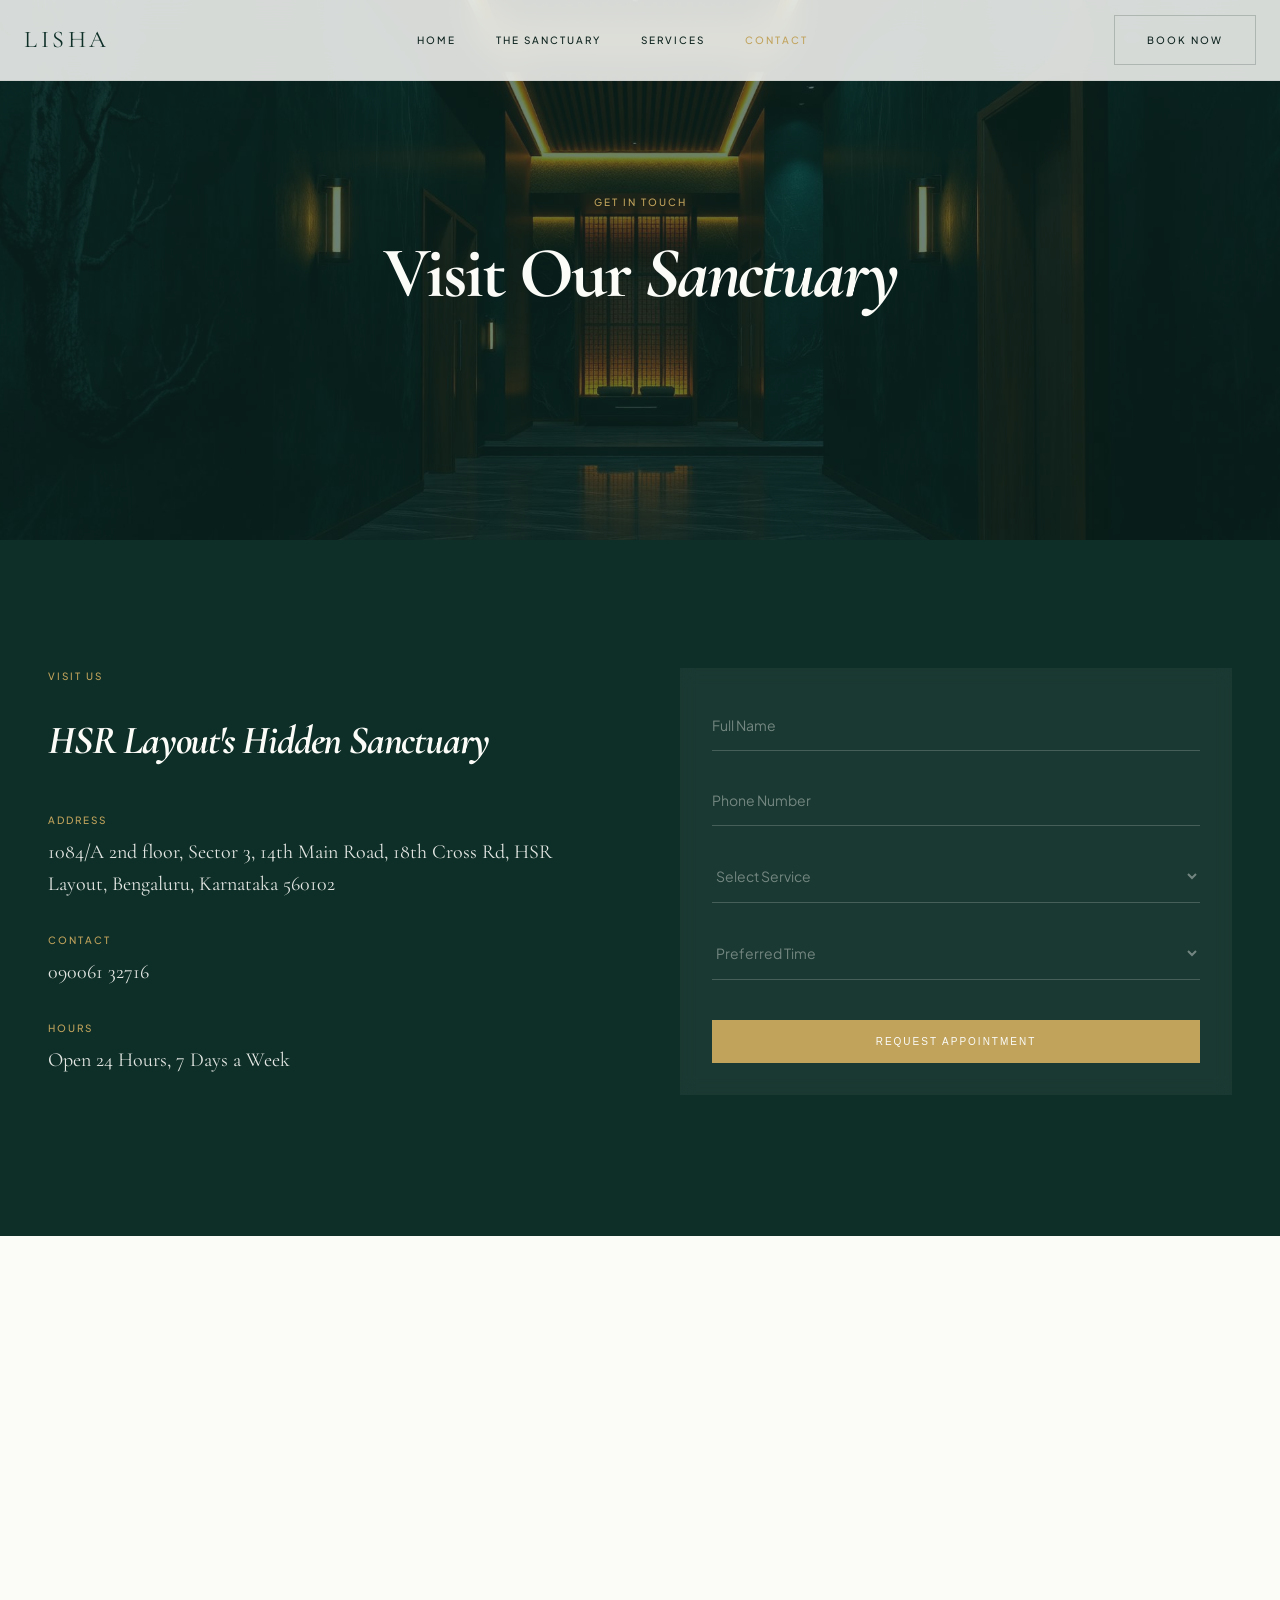
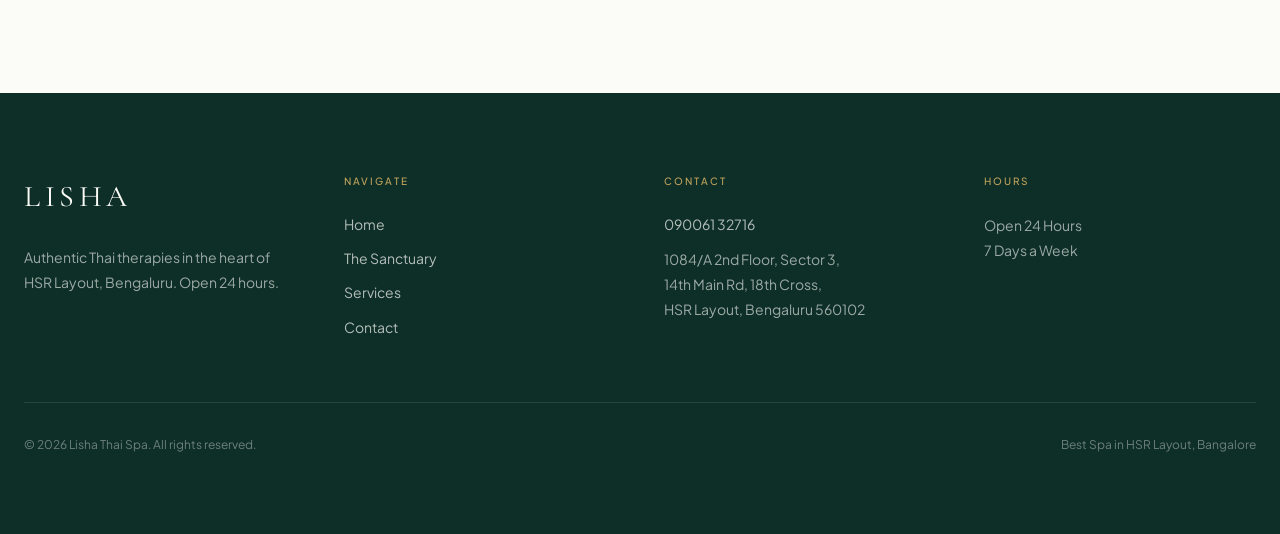
<file: contact.html>
<!DOCTYPE html>
<html lang="en" class="scroll-smooth">

<head>
  <meta charset="UTF-8" />
  <meta name="viewport" content="width=device-width, initial-scale=1.0" />
  <title>Contact | Lisha Thai Spa - Book Your Visit in HSR Layout</title>
  <meta name="description"
    content="Book an appointment at Lisha Thai Spa, HSR Layout. Call 090061 32716 or fill our form. Open 24 hours, 7 days a week in Bengaluru." />
  <meta property="og:title" content="Contact | Lisha Thai Spa - Book Your Visit in HSR Layout" />
  <meta property="og:description"
    content="Book an appointment at Lisha Thai Spa, HSR Layout. Call 090061 32716 or fill our form. Open 24 hours, 7 days a week in Bengaluru." />
  <meta property="og:type" content="website" />
  <meta property="og:url" content="https://lishathaispa.in/contact.html" />
  <meta property="og:image" content="https://lishathaispa.in/images/hero-contact.jpg" />
  <link rel="canonical" href="https://lishathaispa.in/contact.html" />
  <link rel="preconnect" href="https://fonts.googleapis.com">
  <link rel="preconnect" href="https://fonts.gstatic.com" crossorigin>
  <link
    href="https://fonts.googleapis.com/css2?family=Cormorant+Garamond:ital,wght@0,300;0,400;0,500;1,300;1,400&family=Plus+Jakarta+Sans:wght@300;400;500;600&display=swap"
    rel="stylesheet">
  <link rel="stylesheet" href="style.css" />
  <link rel="shortcut icon" href="images/favicon.png" type="image/x-icon">
</head>

<body>

  <!-- Navbar -->
  <nav class="glass-nav">
    <div class="nav-inner">
      <a href="/" class="nav-logo">Lisha</a>
      <div class="nav-links">
        <a href="/" class="nav-link">Home</a>
        <a href="about.html" class="nav-link">The Sanctuary</a>
        <a href="services.html" class="nav-link">Services</a>
        <a href="contact.html" class="nav-link active">Contact</a>
      </div>
      <a href="tel:09006132716" class="btn-ghost nav-book">Book Now</a>
      <button class="nav-toggle" aria-label="Toggle menu"
        aria-expanded="false"><span></span><span></span><span></span></button>
    </div>
    <div class="mobile-menu">
      <div class="mobile-menu-inner">
        <a href="/" class="nav-link">Home</a>
        <a href="about.html" class="nav-link">The Sanctuary</a>
        <a href="services.html" class="nav-link">Services</a>
        <a href="contact.html" class="nav-link active">Contact</a>
      </div>
    </div>
  </nav>

  <main>
    <!-- Hero -->
    <section class="hero hero-shorter">
      <div class="hero-overlay hero-overlay-dark"></div>
      <img src="images/hero-contact.jpg" alt="Visit Lisha Thai Spa HSR Layout Bangalore"
        class="hero-img hero-img-static" fetchpriority="high" decoding="sync" loading="eager" />
      <div class="hero-content">
        <div class="scroll-reveal"><span class="label-accent" style="margin-bottom:1.5rem">Get In Touch</span></div>
        <div class="scroll-reveal" data-delay="200">
          <h1>Visit Our <span class="italic">Sanctuary</span></h1>
        </div>
      </div>
    </section>

    <!-- Contact Section -->
    <section class="bg-primary text-primary-foreground section-padding">
      <div class="container contact-grid">
        <div class="scroll-reveal contact-info">
          <span class="label-accent text-accent" style="margin-bottom:1.5rem">Visit Us</span>
          <h2>HSR Layout's Hidden Sanctuary</h2>
          <div class="contact-detail">
            <div class="label-accent text-accent">Address</div>
            <p>1084/A 2nd floor, Sector 3, 14th Main Road, 18th Cross Rd, HSR Layout, Bengaluru, Karnataka 560102</p>
          </div>
          <div class="contact-detail">
            <div class="label-accent text-accent">Contact</div>
            <a href="tel:09006132716">090061 32716</a>
          </div>
          <div class="contact-detail">
            <div class="label-accent text-accent">Hours</div>
            <p>Open 24 Hours, 7 Days a Week</p>
          </div>
        </div>

        <div class="scroll-reveal" data-delay="200" id="form-container">
          <div class="contact-form">
            <form id="contact-form">
              <input type="text" placeholder="Full Name" aria-label="Full Name" required />
              <input type="tel" placeholder="Phone Number" aria-label="Phone Number" required />
              <select aria-label="Select Service" required>
                <option value="">Select Service</option>
                <option value="thai">Thai Massage</option>
                <option value="deep-tissue">Deep Tissue</option>
                <option value="swedish">Swedish</option>
                <option value="aromatherapy">Aromatherapy</option>
                <option value="balinese">Balinese</option>
                <option value="scrub">Body Scrub</option>
                <option value="wrap">Body Wrap</option>
              </select>
              <select aria-label="Preferred Time">
                <option value="">Preferred Time</option>
                <option value="morning">Morning (6AM–12PM)</option>
                <option value="afternoon">Afternoon (12PM–6PM)</option>
                <option value="evening">Evening (6PM–12AM)</option>
                <option value="night">Night (12AM–6AM)</option>
              </select>
              <button type="submit" class="btn-gold">Request Appointment</button>
            </form>
          </div>
        </div>
      </div>
    </section>

    <!-- Google Maps -->
    <section>
      <iframe
        src="https://www.google.com/maps/embed?pb=!1m18!1m12!1m3!1d3888.8!2d77.6389!3d12.9116!2m3!1f0!2f0!3f0!3m2!1i1024!2i768!4f13.1!3m3!1m2!1s0x0%3A0x0!2zMTLCsDU0JzQxLjgiTiA3N8KwMzgnMjAuMCJF!5e0!3m2!1sen!2sin!4v1234567890"
        width="100%" height="450" style="border:0" allowfullscreen loading="lazy"
        referrerpolicy="no-referrer-when-downgrade" title="Lisha Thai Spa Location - HSR Layout, Bangalore">
      </iframe>
    </section>
  </main>

  <!-- Footer -->
  <footer>
    <div class="container" style="padding:5rem 1.5rem">
      <div class="footer-grid">
        <div>
          <div class="footer-logo">Lisha</div>
          <p class="footer-desc">Authentic Thai therapies in the heart of HSR Layout, Bengaluru. Open 24 hours.</p>
        </div>
        <div><span class="label-accent text-accent" style="margin-bottom:1.5rem">Navigate</span>
          <div class="footer-links"><a href="/" class="footer-link">Home</a><a href="about.html" class="footer-link">The
              Sanctuary</a><a href="services.html" class="footer-link">Services</a><a href="contact.html"
              class="footer-link">Contact</a></div>
        </div>
        <div><span class="label-accent text-accent" style="margin-bottom:1.5rem">Contact</span>
          <div class="footer-links"><a href="tel:09006132716" class="footer-link">090061 32716</a>
            <p class="footer-desc">1084/A 2nd Floor, Sector 3,<br>14th Main Rd, 18th Cross,<br>HSR Layout, Bengaluru
              560102</p>
          </div>
        </div>
        <div><span class="label-accent text-accent" style="margin-bottom:1.5rem">Hours</span>
          <p class="footer-desc">Open 24 Hours<br>7 Days a Week</p>
        </div>
      </div>
      <div class="footer-bottom">
        <p>© 2026 Lisha Thai Spa. All rights reserved.</p>
        <p>Best Spa in HSR Layout, Bangalore</p>
      </div>
    </div>
    <div class="mobile-spacer"></div>
  </footer>

  <div class="mobile-sticky">
    <a href="tel:09006132716" class="call-btn">Call Now</a>
    <a href="contact.html" class="book-btn">Book Visit</a>
  </div>

  <!-- Schema -->
  <script type="application/ld+json">
  {
    "@context": "https://schema.org",
    "@type": ["DaySpa", "HealthAndBeautyBusiness", "LocalBusiness"],
    "name": "Lisha Thai Spa",
    "description": "Premium luxury spa in HSR Layout, Bangalore offering authentic Nuad Thai massage, Deep Tissue, Couple Massage and 24-hours therapy services.",
    "image": [
      "https://lishathaispa.in/images/hero-home.jpg",
      "https://lishathaispa.in/images/service-thai.jpg",
      "https://lishathaispa.in/images/service-deep-tissue.jpg"
    ],
    "priceRange": "₹1499 - ₹5999",
    "aggregateRating": {
      "@type": "AggregateRating",
      "ratingValue": "4.9",
      "bestRating": "5",
      "worstRating": "1",
      "ratingCount": "184"
    },
    "url": "https://lishathaispa.in",
    "telephone": "+919006132716",
    "address": {
      "@type": "PostalAddress",
      "streetAddress": "1084/A 2nd floor, Sector 3, 14th Main Road, 18th Cross Rd",
      "addressLocality": "Bengaluru",
      "addressRegion": "Karnataka",
      "postalCode": "560102",
      "addressCountry": "IN"
    },
    "geo": {
      "@type": "GeoCoordinates",
      "latitude": "12.911822",
      "longitude": "77.6388557"
    },
    "hasMap": "https://www.google.com/maps?cid=2362543103408612615",
    "areaServed": [
      {
        "@type": "City",
        "name": "Bengaluru",
        "@id": "https://en.wikipedia.org/wiki/Bangalore"
      },
      {
        "@type": "Neighborhood",
        "name": "HSR Layout"
      },
      {
        "@type": "Neighborhood",
        "name": "Koramangala"
      },
      {
        "@type": "Neighborhood",
        "name": "Bellandur"
      }
    ],
    "openingHoursSpecification": {
      "@type": "OpeningHoursSpecification",
      "dayOfWeek": ["Monday","Tuesday","Wednesday","Thursday","Friday","Saturday","Sunday"],
      "opens": "00:00",
      "closes": "23:59"
    }
  }
  </script>
  <script type="application/ld+json">
  {
    "@context": "https://schema.org",
    "@type": "ContactPage",
    "url": "https://lishathaispa.in/contact.html",
    "name": "Contact Lisha Thai Spa",
    "description": "Get in touch to book your authentic Thai massage in HSR Layout, Bangalore."
  }
  </script>
  <script src="script.js" defer></script>
</body>

</html>
</file>
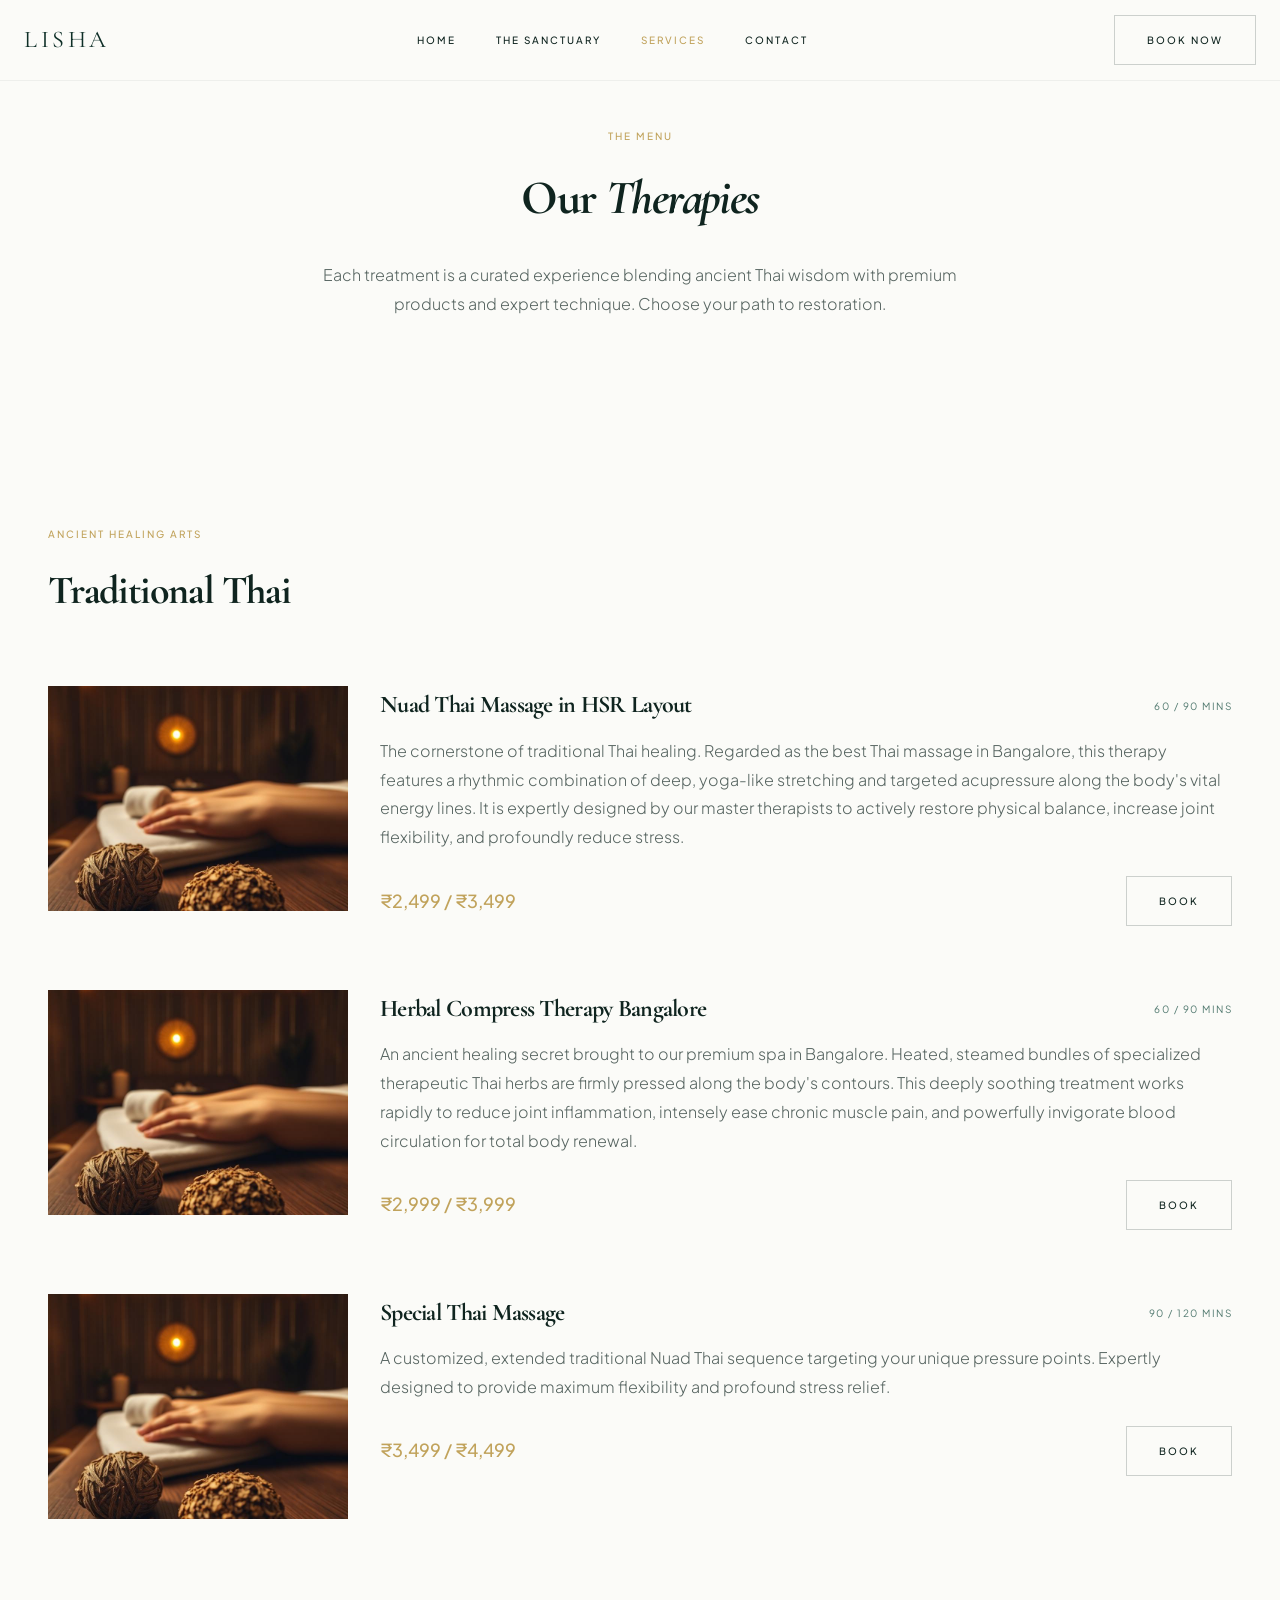
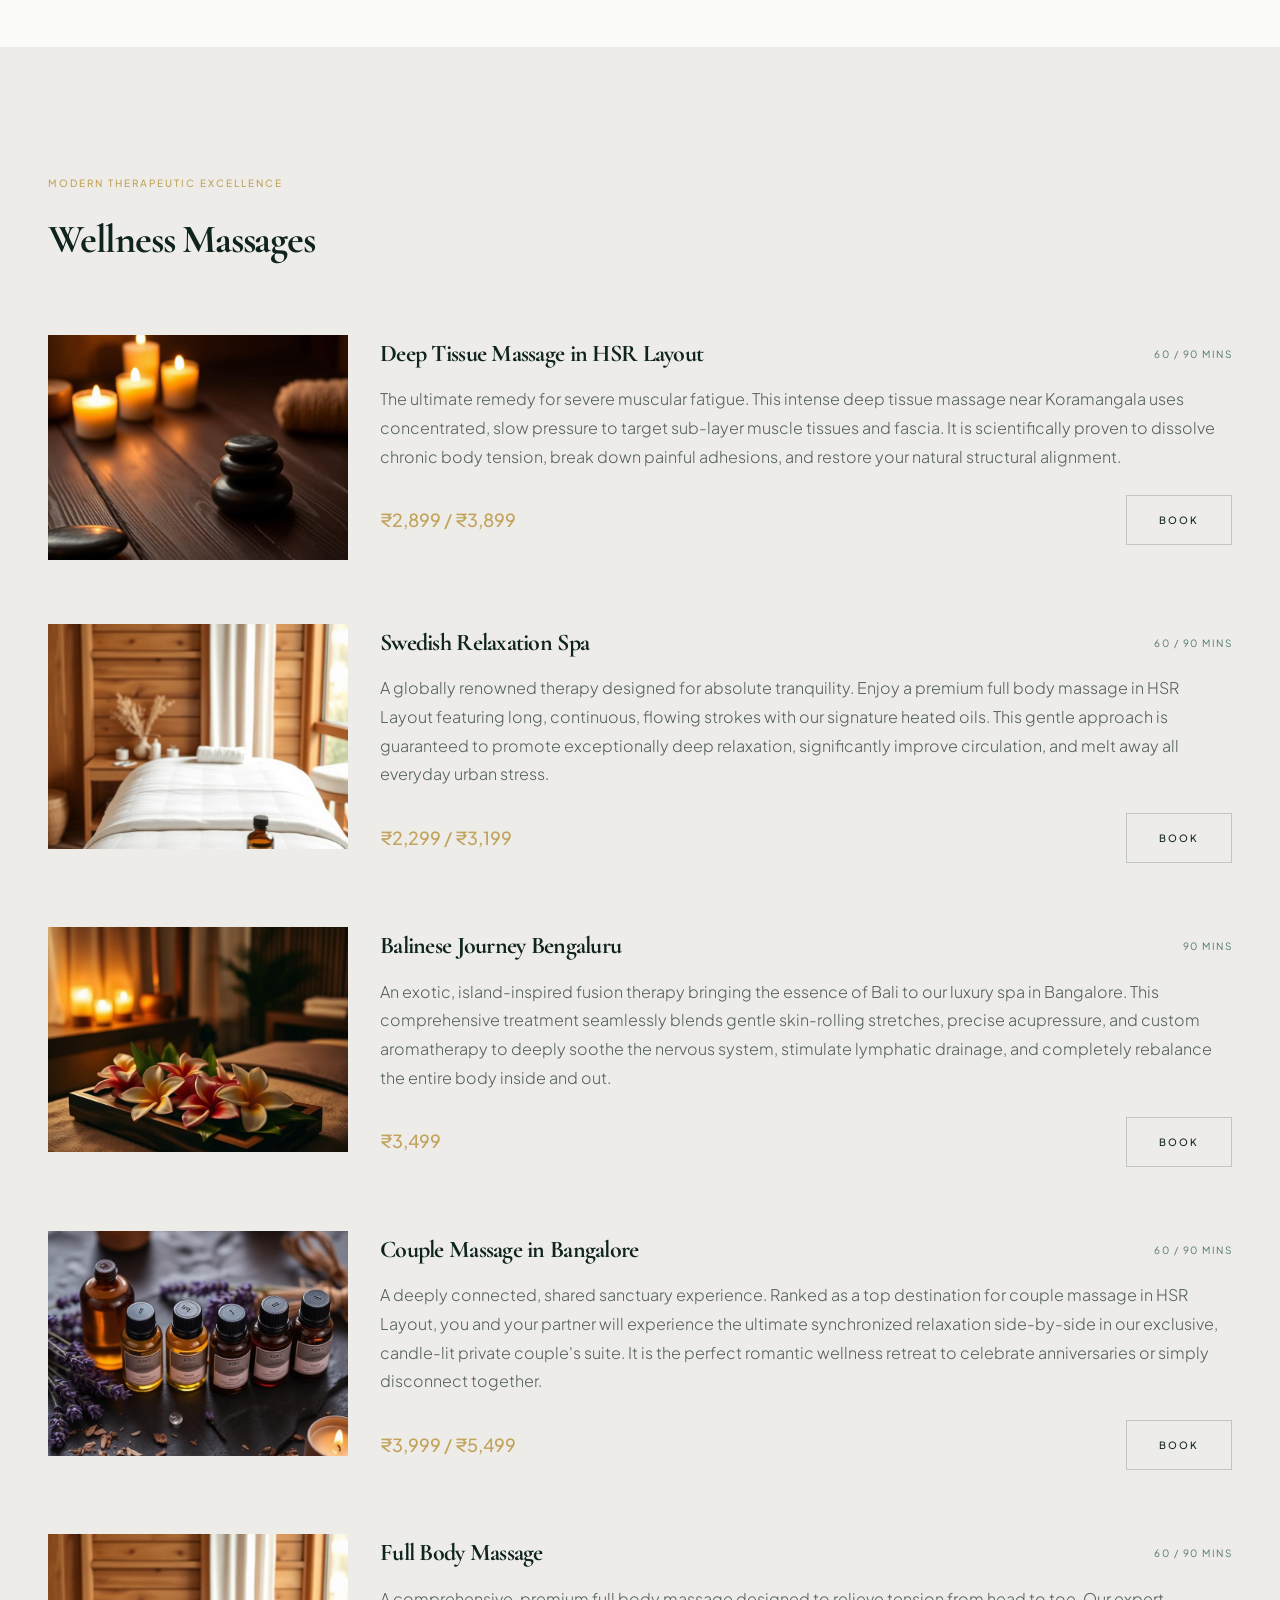
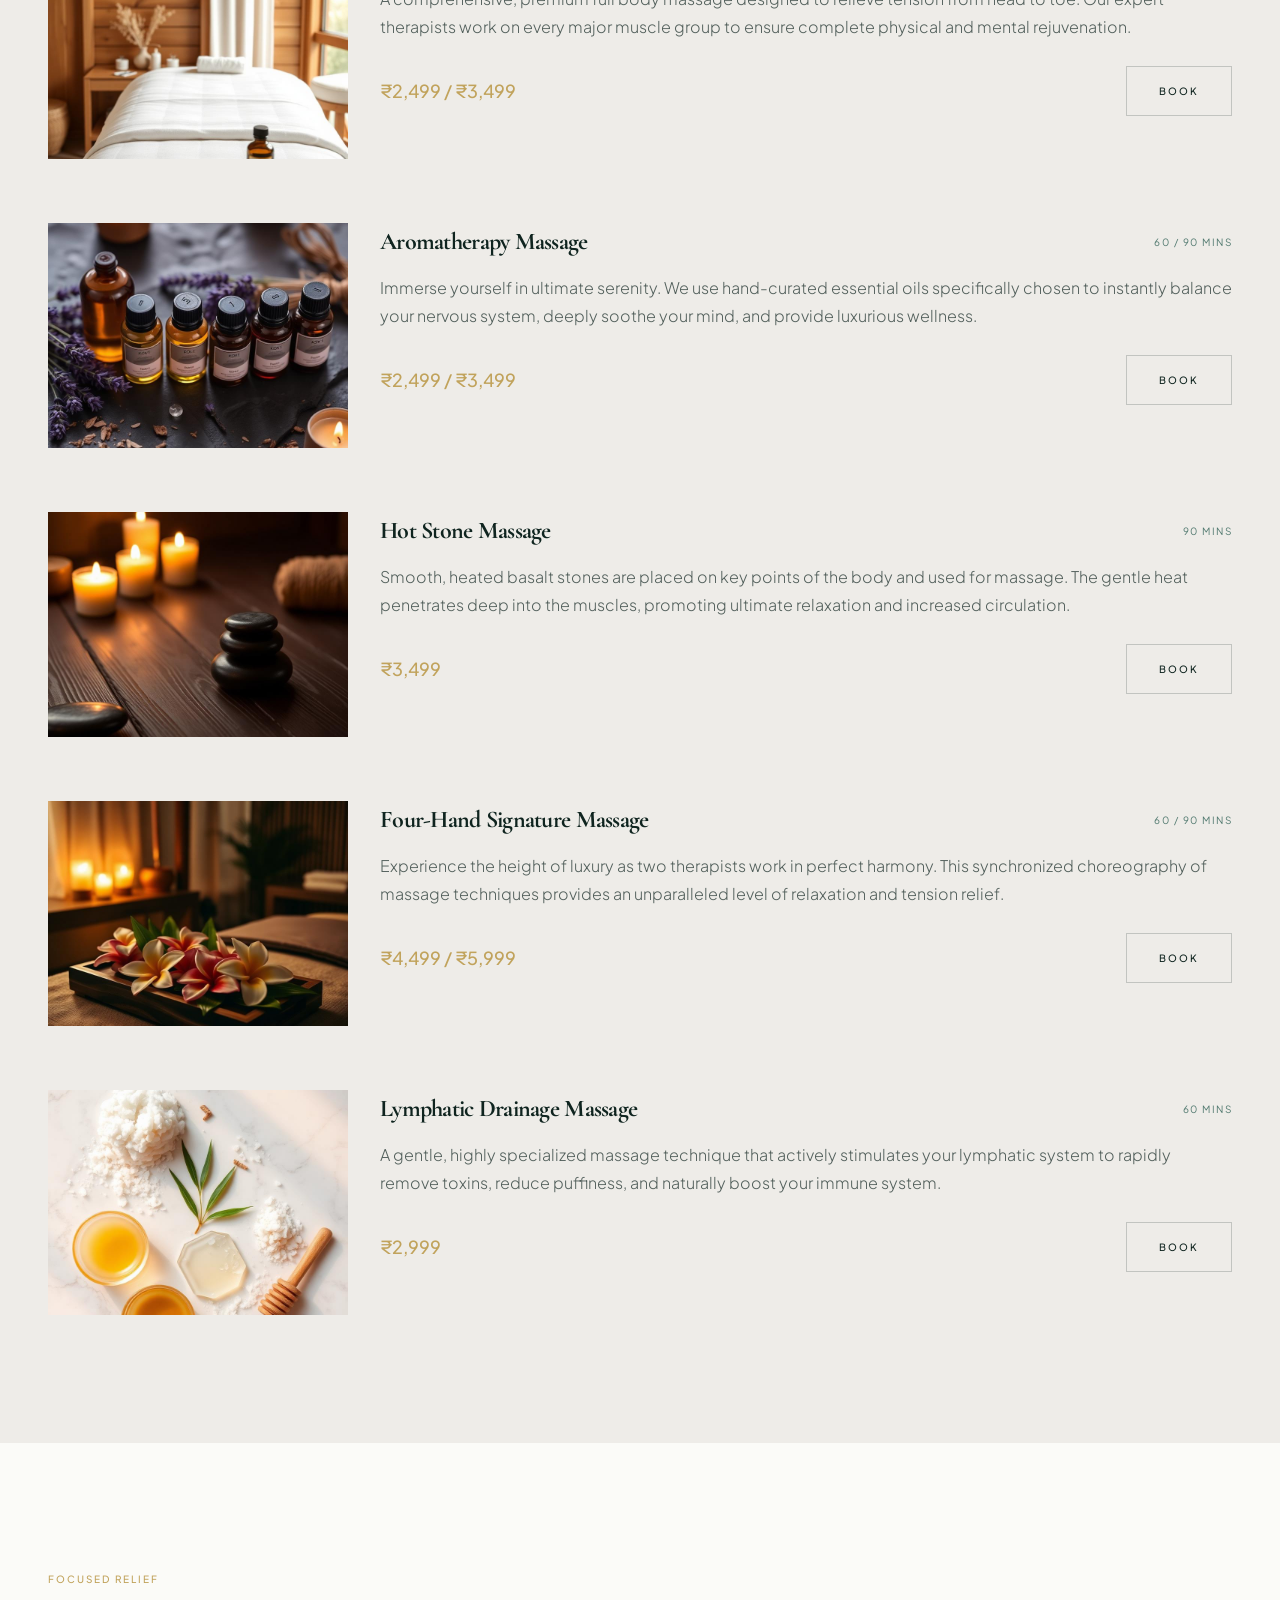
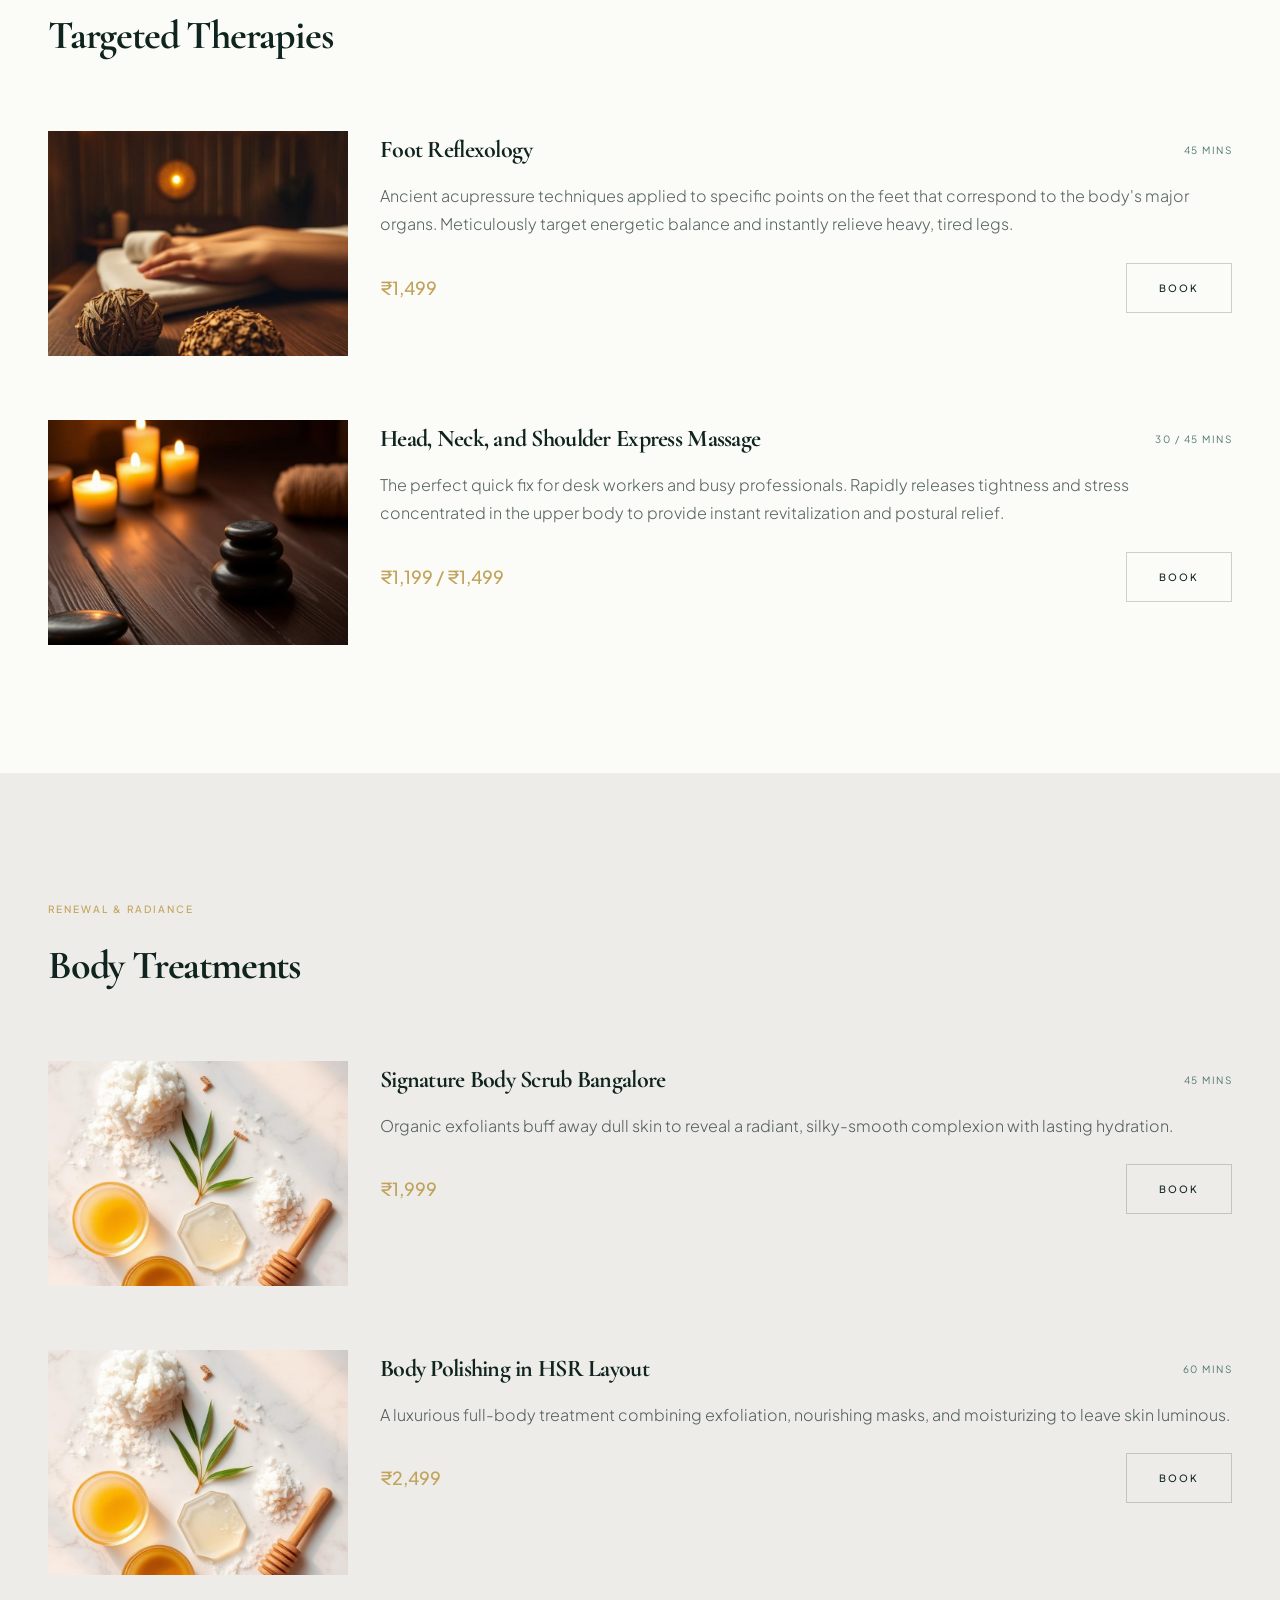
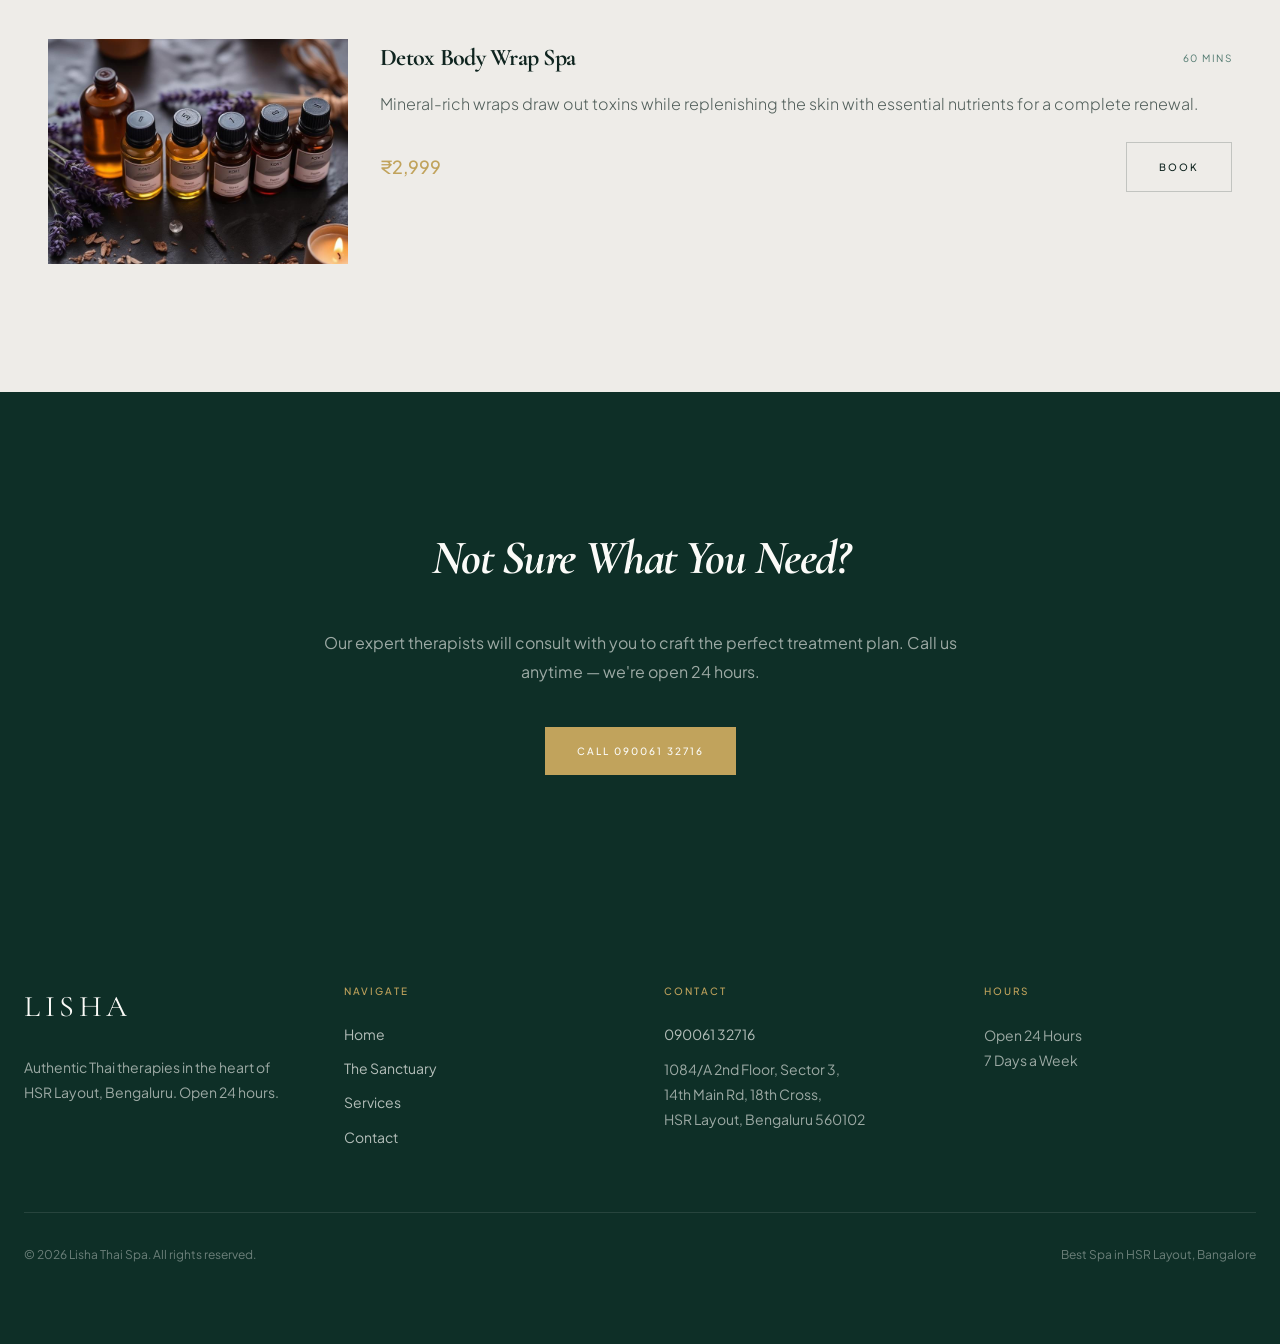
<file: services.html>
<!DOCTYPE html>
<html lang="en" class="scroll-smooth">

<head>
  <meta charset="UTF-8" />
  <meta name="viewport" content="width=device-width, initial-scale=1.0" />
  <title>Services | Lisha Thai Spa - Thai Massage & Wellness Menu</title>
  <meta name="description"
    content="Explore our full menu of authentic Thai massages, wellness treatments, and body therapies. Starting from ₹1,999. Open 24 hours in HSR Layout, Bangalore." />
  <meta property="og:title" content="Services | Lisha Thai Spa - Thai Massage & Wellness Menu" />
  <meta property="og:description"
    content="Explore our full menu of authentic Thai massages, wellness treatments, and body therapies. Starting from ₹1,999. Open 24 hours in HSR Layout, Bangalore." />
  <meta property="og:type" content="website" />
  <meta property="og:url" content="https://lishathaispa.in/services.html" />
  <meta property="og:image" content="https://lishathaispa.in/images/service-thai.jpg" />
  <!-- Schema -->
  <script type="application/ld+json">
  {
    "@context": "https://schema.org",
    "@type": ["DaySpa", "HealthAndBeautyBusiness", "LocalBusiness"],
    "name": "Lisha Thai Spa",
    "description": "Premium luxury spa in HSR Layout, Bangalore offering authentic Nuad Thai massage, Deep Tissue, Couple Massage and 24-hours therapy services.",
    "image": [
      "https://lishathaispa.in/images/hero-home.jpg",
      "https://lishathaispa.in/images/service-thai.jpg",
      "https://lishathaispa.in/images/service-deep-tissue.jpg"
    ],
    "priceRange": "₹1499 - ₹5999",
    "aggregateRating": {
      "@type": "AggregateRating",
      "ratingValue": "4.9",
      "bestRating": "5",
      "worstRating": "1",
      "ratingCount": "184"
    },
    "url": "https://lishathaispa.in",
    "telephone": "+919006132716",
    "address": {
      "@type": "PostalAddress",
      "streetAddress": "1084/A 2nd floor, Sector 3, 14th Main Road, 18th Cross Rd",
      "addressLocality": "Bengaluru",
      "addressRegion": "Karnataka",
      "postalCode": "560102",
      "addressCountry": "IN"
    },
    "geo": {
      "@type": "GeoCoordinates",
      "latitude": "12.911822",
      "longitude": "77.6388557"
    },
    "hasMap": "https://www.google.com/maps?cid=2362543103408612615",
    "areaServed": [
      {
        "@type": "City",
        "name": "Bengaluru",
        "@id": "https://en.wikipedia.org/wiki/Bangalore"
      },
      {
        "@type": "Neighborhood",
        "name": "HSR Layout"
      },
      {
        "@type": "Neighborhood",
        "name": "Koramangala"
      },
      {
        "@type": "Neighborhood",
        "name": "Bellandur"
      }
    ],
    "openingHoursSpecification": {
      "@type": "OpeningHoursSpecification",
      "dayOfWeek": ["Monday","Tuesday","Wednesday","Thursday","Friday","Saturday","Sunday"],
      "opens": "00:00",
      "closes": "23:59"
    }
  }
  </script>
  <script type="application/ld+json">
  {
    "@context": "https://schema.org",
    "@type": "Service",
    "serviceType": "Massage Therapy",
    "provider": {
      "@type": "DaySpa",
      "name": "Lisha Thai Spa"
    },
    "areaServed": "Bengaluru",
    "hasOfferCatalog": {
      "@type": "OfferCatalog",
      "name": "Spa Services",
      "itemListElement": [
        {
          "@type": "Offer",
          "itemOffered": {
            "@type": "Service",
            "name": "Nuad Thai Massage in HSR Layout"
          }
        },
        {
          "@type": "Offer",
          "itemOffered": {
            "@type": "Service",
            "name": "Couple Massage in Bangalore"
          }
        },
        {
          "@type": "Offer",
          "itemOffered": {
            "@type": "Service",
            "name": "Deep Tissue Massage"
          }
        }
      ]
    }
  }
  </script>
  <link rel="canonical" href="https://lishathaispa.in/services.html" />
  <link rel="preconnect" href="https://fonts.googleapis.com">
  <link rel="preconnect" href="https://fonts.gstatic.com" crossorigin>
  <link
    href="https://fonts.googleapis.com/css2?family=Cormorant+Garamond:ital,wght@0,300;0,400;0,500;1,300;1,400&family=Plus+Jakarta+Sans:wght@300;400;500;600&display=swap"
    rel="stylesheet">
  <link rel="stylesheet" href="style.css" />
  <link rel="shortcut icon" href="images/favicon.png" type="image/x-icon">
</head>

<body>

  <!-- Navbar -->
  <nav class="glass-nav">
    <div class="nav-inner">
      <a href="/" class="nav-logo">Lisha</a>
      <div class="nav-links">
        <a href="/" class="nav-link">Home</a>
        <a href="about.html" class="nav-link">The Sanctuary</a>
        <a href="services.html" class="nav-link active">Services</a>
        <a href="contact.html" class="nav-link">Contact</a>
      </div>
      <a href="tel:09006132716" class="btn-ghost nav-book">Book Now</a>
      <button class="nav-toggle" aria-label="Toggle menu"
        aria-expanded="false"><span></span><span></span><span></span></button>
    </div>
    <div class="mobile-menu">
      <div class="mobile-menu-inner">
        <a href="/" class="nav-link">Home</a>
        <a href="about.html" class="nav-link">The Sanctuary</a>
        <a href="services.html" class="nav-link active">Services</a>
        <a href="contact.html" class="nav-link">Contact</a>
      </div>
    </div>
  </nav>

  <main>
    <!-- Hero -->
    <section style="padding-top:8rem;padding-bottom:5rem;padding-left:1.5rem;padding-right:1.5rem;text-align:center">
      <div class="scroll-reveal"><span class="label-accent" style="margin-bottom:1rem">The Menu</span></div>
      <div class="scroll-reveal" data-delay="200">
        <h1 style="font-size:3rem;color:hsl(var(--foreground));margin-bottom:1.5rem">Our <span
            class="italic">Therapies</span></h1>
      </div>
      <div class="scroll-reveal" data-delay="400">
        <p class="text-body" style="max-width:42rem;margin:0 auto">Each treatment is a curated experience blending
          ancient Thai wisdom with premium products and expert technique. Choose your path to restoration.</p>
      </div>
    </section>

    <!-- Traditional Thai -->
    <section class="section-padding">
      <div class="container">
        <div class="scroll-reveal" style="margin-bottom:4rem">
          <span class="label-accent" style="margin-bottom:1rem">Ancient Healing Arts</span>
          <h2 style="font-size:2.5rem">Traditional Thai</h2>
        </div>
        <div style="display:flex;flex-direction:column;gap:4rem">
          <div class="scroll-reveal service-menu-item">
            <div class="smi-img"><img src="images/service-thai.jpg" alt="Traditional Thai Massage HSR Layout"
                loading="lazy" /></div>
            <div>
              <div class="smi-header">
                <h3>Nuad Thai Massage in HSR Layout</h3><span class="smi-duration">60 / 90 mins</span>
              </div>
              <p class="text-body">The cornerstone of traditional Thai healing. Regarded as the best Thai massage in
                Bangalore, this therapy features a rhythmic combination of deep, yoga-like stretching and targeted
                acupressure along the body's vital energy lines. It is expertly designed by our master therapists to
                actively restore physical balance, increase joint flexibility, and profoundly reduce stress.</p>
              <div class="smi-footer"><span class="smi-price">₹2,499 / ₹3,499</span><a href="contact.html"
                  class="btn-ghost" aria-label="Book Nuad Thai">Book</a></div>
            </div>
          </div>
          <div class="scroll-reveal service-menu-item" data-delay="150">
            <div class="smi-img"><img src="images/service-thai.jpg" alt="Herbal Compress Therapy Bangalore"
                loading="lazy" /></div>
            <div>
              <div class="smi-header">
                <h3>Herbal Compress Therapy Bangalore</h3><span class="smi-duration">60 / 90 mins</span>
              </div>
              <p class="text-body">An ancient healing secret brought to our premium spa in Bangalore. Heated, steamed
                bundles of specialized therapeutic Thai herbs are firmly pressed along the body's contours. This deeply
                soothing treatment works rapidly to reduce joint inflammation, intensely ease chronic muscle pain, and
                powerfully invigorate blood circulation for total body renewal.</p>
              <div class="smi-footer"><span class="smi-price">₹2,999 / ₹3,999</span><a href="contact.html"
                  class="btn-ghost" aria-label="Book Herbal Compress">Book</a></div>
            </div>
          </div>
          <div class="scroll-reveal service-menu-item" data-delay="300">
            <div class="smi-img"><img src="images/service-thai.jpg" alt="Special Thai Massage HSR Layout"
                loading="lazy" /></div>
            <div>
              <div class="smi-header">
                <h3>Special Thai Massage</h3><span class="smi-duration">90 / 120 mins</span>
              </div>
              <p class="text-body">A customized, extended traditional Nuad Thai sequence targeting your unique pressure
                points. Expertly designed to provide maximum flexibility and profound stress relief.</p>
              <div class="smi-footer"><span class="smi-price">₹3,499 / ₹4,499</span><a href="contact.html"
                  class="btn-ghost" aria-label="Book Special Thai Massage">Book</a></div>
            </div>
          </div>
        </div>
      </div>
    </section>

    <!-- Wellness Massages -->
    <section class="bg-secondary section-padding">
      <div class="container">
        <div class="scroll-reveal" style="margin-bottom:4rem">
          <span class="label-accent" style="margin-bottom:1rem">Modern Therapeutic Excellence</span>
          <h2 style="font-size:2.5rem">Wellness Massages</h2>
        </div>
        <div style="display:flex;flex-direction:column;gap:4rem">
          <div class="scroll-reveal service-menu-item">
            <div class="smi-img"><img src="images/service-deep-tissue.jpg" alt="Deep Tissue Massage Bangalore"
                loading="lazy" /></div>
            <div>
              <div class="smi-header">
                <h3>Deep Tissue Massage in HSR Layout</h3><span class="smi-duration">60 / 90 mins</span>
              </div>
              <p class="text-body">The ultimate remedy for severe muscular fatigue. This intense deep tissue massage
                near Koramangala uses concentrated, slow pressure to target sub-layer muscle tissues and fascia. It is
                scientifically proven to dissolve chronic body tension, break down painful adhesions, and restore your
                natural structural alignment.</p>
              <div class="smi-footer"><span class="smi-price">₹2,899 / ₹3,899</span><a href="contact.html"
                  class="btn-ghost" aria-label="Book Deep Tissue Release">Book</a></div>
            </div>
          </div>
          <div class="scroll-reveal service-menu-item" data-delay="150">
            <div class="smi-img"><img src="images/service-swedish.jpg" alt="Swedish Massage Best Spa HSR Layout"
                loading="lazy" /></div>
            <div>
              <div class="smi-header">
                <h3>Swedish Relaxation Spa</h3><span class="smi-duration">60 / 90 mins</span>
              </div>
              <p class="text-body">A globally renowned therapy designed for absolute tranquility. Enjoy a premium full
                body massage in HSR Layout featuring long, continuous, flowing strokes with our signature heated oils.
                This gentle approach is guaranteed to promote exceptionally deep relaxation, significantly improve
                circulation, and melt away all everyday urban stress.</p>
              <div class="smi-footer"><span class="smi-price">₹2,299 / ₹3,199</span><a href="contact.html"
                  class="btn-ghost" aria-label="Book Swedish Relaxation">Book</a></div>
            </div>
          </div>
          <div class="scroll-reveal service-menu-item" data-delay="300">
            <div class="smi-img"><img src="images/service-balinese.jpg" alt="Balinese Massage Bengaluru"
                loading="lazy" /></div>
            <div>
              <div class="smi-header">
                <h3>Balinese Journey Bengaluru</h3><span class="smi-duration">90 mins</span>
              </div>
              <p class="text-body">An exotic, island-inspired fusion therapy bringing the essence of Bali to our luxury
                spa in Bangalore. This comprehensive treatment seamlessly blends gentle skin-rolling stretches, precise
                acupressure, and custom aromatherapy to deeply soothe the nervous system, stimulate lymphatic drainage,
                and completely rebalance the entire body inside and out.</p>
              <div class="smi-footer"><span class="smi-price">₹3,499</span><a href="contact.html" class="btn-ghost"
                  aria-label="Book Balinese Journey">Book</a></div>
            </div>
          </div>
          <div class="scroll-reveal service-menu-item" data-delay="450">
            <div class="smi-img"><img src="images/service-aroma.jpg" alt="Couple Massage in HSR Layout Bangalore"
                loading="lazy" /></div>
            <div>
              <div class="smi-header">
                <h3>Couple Massage in Bangalore</h3><span class="smi-duration">60 / 90 mins</span>
              </div>
              <p class="text-body">A deeply connected, shared sanctuary experience. Ranked as a top destination for
                couple massage in HSR Layout, you and your partner will experience the ultimate synchronized relaxation
                side-by-side in our exclusive, candle-lit private couple's suite. It is the perfect romantic wellness
                retreat to celebrate anniversaries or simply disconnect together.</p>
              <div class="smi-footer"><span class="smi-price">₹3,999 / ₹5,499</span><a href="contact.html"
                  class="btn-ghost" aria-label="Book Couple Massage">Book</a></div>
            </div>
          </div>
          <div class="scroll-reveal service-menu-item">
            <div class="smi-img"><img src="images/service-swedish.jpg" alt="Full Body Massage HSR Layout"
                loading="lazy" /></div>
            <div>
              <div class="smi-header">
                <h3>Full Body Massage</h3><span class="smi-duration">60 / 90 mins</span>
              </div>
              <p class="text-body">A comprehensive, premium full body massage designed to relieve tension from head to
                toe. Our expert therapists work on every major muscle group to ensure complete physical and mental
                rejuvenation.</p>
              <div class="smi-footer"><span class="smi-price">₹2,499 / ₹3,499</span><a href="contact.html"
                  class="btn-ghost" aria-label="Book Full Body Massage">Book</a></div>
            </div>
          </div>
          <div class="scroll-reveal service-menu-item">
            <div class="smi-img"><img src="images/service-aroma.jpg" alt="Aromatherapy Massage Bangalore"
                loading="lazy" /></div>
            <div>
              <div class="smi-header">
                <h3>Aromatherapy Massage</h3><span class="smi-duration">60 / 90 mins</span>
              </div>
              <p class="text-body">Immerse yourself in ultimate serenity. We use hand-curated essential oils
                specifically chosen to instantly balance your nervous system, deeply soothe your mind, and provide
                luxurious wellness.</p>
              <div class="smi-footer"><span class="smi-price">₹2,499 / ₹3,499</span><a href="contact.html"
                  class="btn-ghost" aria-label="Book Aromatherapy">Book</a></div>
            </div>
          </div>
          <div class="scroll-reveal service-menu-item">
            <div class="smi-img"><img src="images/service-deep-tissue.jpg" alt="Hot Stone Massage Bangalore"
                loading="lazy" /></div>
            <div>
              <div class="smi-header">
                <h3>Hot Stone Massage</h3><span class="smi-duration">90 mins</span>
              </div>
              <p class="text-body">Smooth, heated basalt stones are placed on key points of the body and used for
                massage. The gentle heat penetrates deep into the muscles, promoting ultimate relaxation and increased
                circulation.</p>
              <div class="smi-footer"><span class="smi-price">₹3,499</span><a href="contact.html" class="btn-ghost"
                  aria-label="Book Hot Stone Massage">Book</a></div>
            </div>
          </div>
          <div class="scroll-reveal service-menu-item">
            <div class="smi-img"><img src="images/service-balinese.jpg" alt="Four-Hand Signature Massage"
                loading="lazy" /></div>
            <div>
              <div class="smi-header">
                <h3>Four-Hand Signature Massage</h3><span class="smi-duration">60 / 90 mins</span>
              </div>
              <p class="text-body">Experience the height of luxury as two therapists work in perfect harmony. This
                synchronized choreography of massage techniques provides an unparalleled level of relaxation and tension
                relief.</p>
              <div class="smi-footer"><span class="smi-price">₹4,499 / ₹5,999</span><a href="contact.html"
                  class="btn-ghost" aria-label="Book Four-Hand Massage">Book</a></div>
            </div>
          </div>
          <div class="scroll-reveal service-menu-item">
            <div class="smi-img"><img src="images/service-scrub.jpg" alt="Lymphatic Drainage Massage" loading="lazy" />
            </div>
            <div>
              <div class="smi-header">
                <h3>Lymphatic Drainage Massage</h3><span class="smi-duration">60 mins</span>
              </div>
              <p class="text-body">A gentle, highly specialized massage technique that actively stimulates your
                lymphatic system to rapidly remove toxins, reduce puffiness, and naturally boost your immune system.</p>
              <div class="smi-footer"><span class="smi-price">₹2,999</span><a href="contact.html" class="btn-ghost"
                  aria-label="Book Lymphatic Massage">Book</a></div>
            </div>
          </div>
        </div>
      </div>
    </section>

    <!-- Targeted Therapies -->
    <section class="section-padding">
      <div class="container">
        <div class="scroll-reveal" style="margin-bottom:4rem">
          <span class="label-accent" style="margin-bottom:1rem">Focused Relief</span>
          <h2 style="font-size:2.5rem">Targeted Therapies</h2>
        </div>
        <div style="display:flex;flex-direction:column;gap:4rem">
          <div class="scroll-reveal service-menu-item">
            <div class="smi-img"><img src="images/service-thai.jpg" alt="Foot Reflexology Bangalore" loading="lazy" />
            </div>
            <div>
              <div class="smi-header">
                <h3>Foot Reflexology</h3><span class="smi-duration">45 mins</span>
              </div>
              <p class="text-body">Ancient acupressure techniques applied to specific points on the feet that correspond
                to the body's major organs. Meticulously target energetic balance and instantly relieve heavy, tired
                legs.</p>
              <div class="smi-footer"><span class="smi-price">₹1,499</span><a href="contact.html" class="btn-ghost"
                  aria-label="Book Foot Reflexology">Book</a></div>
            </div>
          </div>
          <div class="scroll-reveal service-menu-item" data-delay="150">
            <div class="smi-img"><img src="images/service-deep-tissue.jpg"
                alt="Head, Neck, and Shoulder Express Massage" loading="lazy" /></div>
            <div>
              <div class="smi-header">
                <h3>Head, Neck, and Shoulder Express Massage</h3><span class="smi-duration">30 / 45 mins</span>
              </div>
              <p class="text-body">The perfect quick fix for desk workers and busy professionals. Rapidly releases
                tightness and stress concentrated in the upper body to provide instant revitalization and postural
                relief.</p>
              <div class="smi-footer"><span class="smi-price">₹1,199 / ₹1,499</span><a href="contact.html"
                  class="btn-ghost" aria-label="Book Express Massage">Book</a></div>
            </div>
          </div>
        </div>
      </div>
    </section>

    <!-- Body Treatments -->
    <section class="bg-secondary section-padding">
      <div class="container">
        <div class="scroll-reveal" style="margin-bottom:4rem">
          <span class="label-accent" style="margin-bottom:1rem">Renewal & Radiance</span>
          <h2 style="font-size:2.5rem">Body Treatments</h2>
        </div>
        <div style="display:flex;flex-direction:column;gap:4rem">
          <div class="scroll-reveal service-menu-item">
            <div class="smi-img"><img src="images/service-scrub.jpg" alt="Body Scrub Treatment Bangalore Spa"
                loading="lazy" /></div>
            <div>
              <div class="smi-header">
                <h3>Signature Body Scrub Bangalore</h3><span class="smi-duration">45 mins</span>
              </div>
              <p class="text-body">Organic exfoliants buff away dull skin to reveal a radiant, silky-smooth complexion
                with lasting hydration.</p>
              <div class="smi-footer"><span class="smi-price">₹1,999</span><a href="contact.html" class="btn-ghost"
                  aria-label="Book Signature Body Scrub">Book</a></div>
            </div>
          </div>
          <div class="scroll-reveal service-menu-item" data-delay="150">
            <div class="smi-img"><img src="images/service-scrub.jpg" alt="Body Polishaing Luxury Spa Bangalore"
                loading="lazy" /></div>
            <div>
              <div class="smi-header">
                <h3>Body Polishing in HSR Layout</h3><span class="smi-duration">60 mins</span>
              </div>
              <p class="text-body">A luxurious full-body treatment combining exfoliation, nourishing masks, and
                moisturizing to leave skin luminous.</p>
              <div class="smi-footer"><span class="smi-price">₹2,499</span><a href="contact.html" class="btn-ghost"
                  aria-label="Book Body Polishing">Book</a></div>
            </div>
          </div>
          <div class="scroll-reveal service-menu-item" data-delay="300">
            <div class="smi-img"><img src="images/service-aroma.jpg" alt="Body Wrap Treatment HSR Layout"
                loading="lazy" /></div>
            <div>
              <div class="smi-header">
                <h3>Detox Body Wrap Spa</h3><span class="smi-duration">60 mins</span>
              </div>
              <p class="text-body">Mineral-rich wraps draw out toxins while replenishing the skin with essential
                nutrients for a complete renewal.</p>
              <div class="smi-footer"><span class="smi-price">₹2,999</span><a href="contact.html" class="btn-ghost"
                  aria-label="Book Detox Body Wrap">Book</a></div>
            </div>
          </div>
        </div>
      </div>
    </section>

    <!-- CTA -->
    <section class="bg-primary text-primary-foreground section-padding">
      <div class="scroll-reveal cta-banner" style="max-width:42rem;margin:0 auto">
        <h2>Not Sure What You Need?</h2>
        <p>Our expert therapists will consult with you to craft the perfect treatment plan. Call us anytime — we're open
          24 hours.</p>
        <a href="tel:09006132716" class="btn-gold">Call 090061 32716</a>
      </div>
    </section>
  </main>

  <!-- Footer -->
  <footer>
    <div class="container" style="padding:5rem 1.5rem">
      <div class="footer-grid">
        <div>
          <div class="footer-logo">Lisha</div>
          <p class="footer-desc">Authentic Thai therapies in the heart of HSR Layout, Bengaluru. Open 24 hours.</p>
        </div>
        <div><span class="label-accent text-accent" style="margin-bottom:1.5rem">Navigate</span>
          <div class="footer-links"><a href="/" class="footer-link">Home</a><a href="about.html" class="footer-link">The
              Sanctuary</a><a href="services.html" class="footer-link">Services</a><a href="contact.html"
              class="footer-link">Contact</a></div>
        </div>
        <div><span class="label-accent text-accent" style="margin-bottom:1.5rem">Contact</span>
          <div class="footer-links"><a href="tel:09006132716" class="footer-link">090061 32716</a>
            <p class="footer-desc">1084/A 2nd Floor, Sector 3,<br>14th Main Rd, 18th Cross,<br>HSR Layout, Bengaluru
              560102</p>
          </div>
        </div>
        <div><span class="label-accent text-accent" style="margin-bottom:1.5rem">Hours</span>
          <p class="footer-desc">Open 24 Hours<br>7 Days a Week</p>
        </div>
      </div>
      <div class="footer-bottom">
        <p>© 2026 Lisha Thai Spa. All rights reserved.</p>
        <p>Best Spa in HSR Layout, Bangalore</p>
      </div>
    </div>
    <div class="mobile-spacer"></div>
  </footer>

  <div class="mobile-sticky">
    <a href="tel:09006132716" class="call-btn">Call Now</a>
    <a href="contact.html" class="book-btn">Book Visit</a>
  </div>

  <script src="script.js" defer></script>
</body>

</html>
</file>
<file: style.css>
/* ===== CSS Variables ===== */
:root {
  --background: 45 30% 98%;
  --foreground: 165 40% 10%;
  --primary: 165 55% 12%;
  --primary-foreground: 45 30% 98%;
  --secondary: 45 15% 92%;
  --secondary-foreground: 165 40% 10%;
  --muted-foreground: 165 20% 40%;
  --accent: 42 45% 56%;
  --accent-foreground: 45 30% 98%;
  --border: 45 15% 88%;
  --gold: 42 45% 56%;
  --gold-light: 42 50% 72%;
  --forest: 165 40% 10%;
  --cream: 45 30% 98%;
  --stone: 45 15% 92%;
  --transition-silk: cubic-bezier(0.22, 1, 0.36, 1);
}

/* ===== Reset & Base ===== */
*, *::before, *::after { box-sizing: border-box; margin: 0; padding: 0; border-color: hsl(var(--border)); }
html { scroll-behavior: smooth; }
body {
  font-family: 'Plus Jakarta Sans', sans-serif;
  background: hsl(var(--background));
  color: hsl(var(--foreground));
  -webkit-font-smoothing: antialiased;
  line-height: 1.6;
}
h1, h2, h3, h4 { font-family: 'Cormorant Garamond', serif; letter-spacing: -0.03em; }
img { max-width: 100%; display: block; }
a { text-decoration: none; color: inherit; }

/* ===== Utility Classes ===== */
.container { max-width: 1280px; margin: 0 auto; padding: 0 1.5rem; }
.text-center { text-align: center; }
.italic { font-style: italic; }
.relative { position: relative; }
.overflow-hidden { overflow: hidden; }

.section-padding { padding: 5rem 1.5rem; }
@media (min-width: 768px) { .section-padding { padding: 7rem 1.5rem; } }
@media (min-width: 1024px) { .section-padding { padding: 8rem 1.5rem; } }

.label-accent {
  color: hsl(var(--accent));
  text-transform: uppercase;
  letter-spacing: 0.2em;
  font-size: 10px;
  font-weight: 500;
  display: block;
}

.text-body { color: hsl(var(--foreground) / 0.7); line-height: 1.8; font-weight: 300; }

.bg-primary { background: hsl(var(--primary)); }
.bg-secondary { background: hsl(var(--secondary)); }
.bg-background { background: hsl(var(--background)); }
.text-foreground { color: hsl(var(--foreground)); }
.text-primary-foreground { color: hsl(var(--primary-foreground)); }
.text-accent { color: hsl(var(--accent)); }
.text-muted { color: hsl(var(--muted-foreground)); }

/* ===== Buttons ===== */
.btn-gold {
  display: inline-block;
  background: hsl(var(--accent));
  color: hsl(var(--accent-foreground));
  padding: 1rem 2rem;
  font-size: 10px;
  text-transform: uppercase;
  letter-spacing: 0.2em;
  font-weight: 500;
  transition: all 0.5s var(--transition-silk);
  border: none; cursor: pointer;
}
.btn-gold:hover { background: hsl(var(--primary)); color: hsl(var(--primary-foreground)); }

.btn-ghost {
  display: inline-block;
  border: 1px solid hsl(var(--foreground) / 0.2);
  padding: 1rem 2rem;
  font-size: 10px;
  text-transform: uppercase;
  letter-spacing: 0.2em;
  font-weight: 500;
  transition: all 0.5s var(--transition-silk);
  background: transparent; cursor: pointer;
}
.btn-ghost:hover { background: hsl(var(--primary)); color: hsl(var(--primary-foreground)); border-color: hsl(var(--primary)); }

.btn-hero-ghost {
  display: inline-block;
  border: 1px solid rgba(255,255,255,0.3);
  color: #fff;
  backdrop-filter: blur(12px);
  padding: 1rem 2rem;
  font-size: 10px;
  text-transform: uppercase;
  letter-spacing: 0.2em;
  font-weight: 500;
  transition: all 0.5s var(--transition-silk);
  cursor: pointer;
}
.btn-hero-ghost:hover { background: hsl(var(--cream)); color: hsl(var(--forest)); }

.btn-primary {
  display: inline-block;
  background: hsl(var(--primary));
  color: hsl(var(--primary-foreground));
  padding: 1rem 2rem;
  font-size: 10px;
  text-transform: uppercase;
  letter-spacing: 0.2em;
  font-weight: 500;
  transition: all 0.5s var(--transition-silk);
  border: none; cursor: pointer;
}
.btn-primary:hover { background: hsl(var(--accent)); color: hsl(var(--accent-foreground)); }

/* ===== Glass Navbar ===== */
.glass-nav {
  position: fixed; top: 0; width: 100%; z-index: 50;
  background: hsl(var(--cream) / 0.85);
  backdrop-filter: blur(16px);
  -webkit-backdrop-filter: blur(16px);
  border-bottom: 1px solid hsl(var(--forest) / 0.05);
}
.nav-inner { max-width: 1280px; margin: 0 auto; padding: 0 1.5rem; height: 5rem; display: flex; align-items: center; justify-content: space-between; }
.nav-logo { font-family: 'Cormorant Garamond', serif; font-size: 1.5rem; letter-spacing: 0.15em; text-transform: uppercase; color: hsl(var(--primary)); }
.nav-links { display: none; align-items: center; gap: 2.5rem; }
.nav-link {
  font-size: 10px; text-transform: uppercase; letter-spacing: 0.2em;
  font-weight: 500; color: hsl(var(--foreground));
  transition: color 0.3s;
}
.nav-link:hover, .nav-link.active { color: hsl(var(--accent)); }
.nav-book { display: none; }
.nav-toggle { display: flex; flex-direction: column; gap: 5px; padding: 0.5rem; background: none; border: none; cursor: pointer; }
.nav-toggle span { display: block; width: 24px; height: 1.5px; background: hsl(var(--foreground)); transition: all 0.3s; }
.nav-toggle.open span:nth-child(1) { transform: rotate(45deg) translate(4px, 4px); }
.nav-toggle.open span:nth-child(2) { opacity: 0; }
.nav-toggle.open span:nth-child(3) { transform: rotate(-45deg) translate(4px, -4px); }

.mobile-menu { max-height: 0; overflow: hidden; transition: max-height 0.5s var(--transition-silk); }
.mobile-menu.open { max-height: 20rem; }
.mobile-menu-inner { padding: 0 1.5rem 2rem; display: flex; flex-direction: column; gap: 1.5rem; }

@media (min-width: 768px) {
  .nav-links { display: flex; }
  .nav-book { display: inline-block; }
  .nav-toggle { display: none; }
}

/* ===== Hero ===== */
.hero { position: relative; height: 100vh; display: flex; align-items: center; justify-content: center; overflow: hidden; }
.hero-short { height: 70vh; }
.hero-shorter { height: 60vh; }
.hero-overlay { position: absolute; inset: 0; background: hsl(var(--primary) / 0.5); z-index: 1; }
.hero-overlay-dark { background: hsl(var(--primary) / 0.6); }
.hero-img { position: absolute; inset: 0; width: 100%; height: 100%; object-fit: cover; animation: slow-zoom 20s ease-in-out infinite alternate; }
.hero-img-static { animation: none; }
.hero-content { position: relative; z-index: 2; text-align: center; padding: 0 1.5rem; max-width: 56rem; }
.hero h1 { font-size: 3rem; color: hsl(var(--primary-foreground)); line-height: 1.1; margin-bottom: 2rem; }
@media (min-width: 768px) { .hero h1 { font-size: 4.5rem; } }

.hero-btns { display: flex; flex-direction: column; align-items: center; justify-content: center; gap: 1rem; }
@media (min-width: 768px) { .hero-btns { flex-direction: row; } }

/* ===== Stats ===== */
.stats { display: grid; grid-template-columns: repeat(2, 1fr); gap: 3rem; text-align: center; }
@media (min-width: 768px) { .stats { grid-template-columns: repeat(4, 1fr); } }
.stat-value { font-family: 'Cormorant Garamond', serif; font-size: 2.5rem; margin-bottom: 0.5rem; color: hsl(var(--foreground)); }
.stat-label { font-size: 10px; text-transform: uppercase; letter-spacing: 0.15em; color: hsl(var(--muted-foreground)); }

/* ===== Service Cards ===== */
.service-cards { display: grid; gap: 3rem; }
@media (min-width: 768px) { .service-cards { grid-template-columns: repeat(3, 1fr); } }
.service-card .card-img { overflow: hidden; margin-bottom: 1.5rem; aspect-ratio: 4/5; }
.service-card .card-img img { width: 100%; height: 100%; object-fit: cover; transition: transform 0.7s; }
.service-card:hover .card-img img { transform: scale(1.1); }
.service-card h3 { font-family: 'Cormorant Garamond', serif; font-size: 1.5rem; margin-bottom: 0.5rem; }
.service-card .card-desc { font-size: 0.875rem; color: hsl(var(--muted-foreground)); margin-bottom: 1rem; }
.service-card .card-footer { display: flex; justify-content: space-between; align-items: center; }
.card-price { color: hsl(var(--accent)); font-weight: 500; }
.card-book { font-size: 10px; text-transform: uppercase; letter-spacing: 0.2em; font-weight: 700; transition: color 0.3s; }
.card-book:hover { color: hsl(var(--accent)); }

/* ===== About Teaser ===== */
.about-grid { display: grid; gap: 4rem; align-items: center; }
@media (min-width: 768px) { .about-grid { grid-template-columns: 1fr 1fr; } }
.about-grid h2 { font-size: 2.5rem; margin-bottom: 1.5rem; }
@media (min-width: 768px) { .about-grid h2 { font-size: 3rem; } }

/* ===== Testimonials ===== */
.testimonial-stars { display: flex; justify-content: center; gap: 0.25rem; margin-bottom: 2rem; }
.testimonial-stars span { color: hsl(var(--accent)); font-size: 1.25rem; }
.testimonial-text { font-family: 'Cormorant Garamond', serif; font-size: 1.5rem; line-height: 1.6; font-style: italic; color: hsl(var(--foreground) / 0.8); margin-bottom: 2rem; animation: reveal 0.6s var(--transition-silk); }
@media (min-width: 768px) { .testimonial-text { font-size: 1.875rem; } }
.testimonial-dots { display: flex; justify-content: center; gap: 0.5rem; margin-top: 2rem; }
.testimonial-dot { width: 8px; height: 8px; border-radius: 50%; background: hsl(var(--foreground) / 0.2); border: none; cursor: pointer; transition: all 0.5s; }
.testimonial-dot.active { background: hsl(var(--accent)); width: 2rem; border-radius: 4px; }

/* ===== CTA Banner ===== */
.cta-banner { text-align: center; }
.cta-banner h2 { font-size: 2.5rem; font-style: italic; margin-bottom: 2rem; }
@media (min-width: 768px) { .cta-banner h2 { font-size: 3rem; } }
.cta-banner p { color: hsl(var(--primary-foreground) / 0.6); margin-bottom: 2.5rem; line-height: 1.8; }
.cta-btns { display: flex; flex-direction: column; align-items: center; justify-content: center; gap: 1rem; }
@media (min-width: 768px) { .cta-btns { flex-direction: row; } }

/* ===== Footer ===== */
footer { background: hsl(var(--primary)); color: hsl(var(--primary-foreground)); }
.footer-grid { display: grid; gap: 3rem; margin-bottom: 4rem; }
@media (min-width: 768px) { .footer-grid { grid-template-columns: repeat(4, 1fr); } }
.footer-logo { font-family: 'Cormorant Garamond', serif; font-size: 1.875rem; letter-spacing: 0.15em; text-transform: uppercase; margin-bottom: 1.5rem; }
.footer-desc { color: hsl(var(--primary-foreground) / 0.6); font-size: 0.875rem; line-height: 1.8; }
.footer-links { display: flex; flex-direction: column; gap: 0.75rem; }
.footer-link { font-size: 0.875rem; color: hsl(var(--primary-foreground) / 0.7); transition: color 0.3s; }
.footer-link:hover { color: hsl(var(--accent)); }
.footer-bottom { border-top: 1px solid hsl(var(--primary-foreground) / 0.1); padding-top: 2rem; display: flex; flex-direction: column; align-items: center; gap: 1rem; }
@media (min-width: 768px) { .footer-bottom { flex-direction: row; justify-content: space-between; } }
.footer-bottom p { font-size: 0.75rem; color: hsl(var(--primary-foreground) / 0.4); }

/* ===== Mobile Sticky Footer ===== */
.mobile-sticky { position: fixed; bottom: 0; left: 0; right: 0; z-index: 50; display: flex; border-top: 1px solid hsl(var(--foreground) / 0.05); }
.mobile-sticky a { flex: 1; padding: 1.25rem 0; text-align: center; font-size: 10px; text-transform: uppercase; letter-spacing: 0.15em; font-weight: 700; }
.mobile-sticky .call-btn { background: hsl(var(--background)); color: hsl(var(--foreground)); }
.mobile-sticky .book-btn { background: hsl(var(--accent)); color: hsl(var(--accent-foreground)); }
@media (min-width: 768px) { .mobile-sticky { display: none; } }
.mobile-spacer { height: 4rem; }
@media (min-width: 768px) { .mobile-spacer { display: none; } }

/* ===== Gallery ===== */
.gallery-grid { display: grid; grid-template-columns: repeat(2, 1fr); gap: 1rem; }
@media (min-width: 768px) { .gallery-grid { grid-template-columns: repeat(4, 1fr); } }
.gallery-item { overflow: hidden; aspect-ratio: 1; }
.gallery-item img { width: 100%; height: 100%; object-fit: cover; transition: transform 0.7s; }
.gallery-item:hover img { transform: scale(1.1); }

/* ===== Why Choose ===== */
.why-grid { display: grid; gap: 3rem; }
@media (min-width: 768px) { .why-grid { grid-template-columns: repeat(4, 1fr); } }
.why-item { text-align: center; }
.why-num { width: 4rem; height: 4rem; margin: 0 auto 1.5rem; border-radius: 50%; background: hsl(var(--secondary)); display: flex; align-items: center; justify-content: center; font-family: 'Cormorant Garamond', serif; font-size: 1.5rem; color: hsl(var(--accent)); }
.why-item h3 { font-family: 'Cormorant Garamond', serif; font-size: 1.25rem; margin-bottom: 0.75rem; }
.why-item p { font-size: 0.875rem; color: hsl(var(--muted-foreground)); line-height: 1.6; }

/* ===== Services Menu ===== */
.service-menu-item { display: grid; gap: 2rem; align-items: start; }
@media (min-width: 768px) { .service-menu-item { grid-template-columns: 300px 1fr; } }
.service-menu-item .smi-img { overflow: hidden; aspect-ratio: 4/3; }
.service-menu-item .smi-img img { width: 100%; height: 100%; object-fit: cover; transition: transform 0.7s; }
.service-menu-item:hover .smi-img img { transform: scale(1.05); }
.smi-header { display: flex; flex-direction: column; gap: 0.5rem; margin-bottom: 0.75rem; }
@media (min-width: 768px) { .smi-header { flex-direction: row; align-items: center; justify-content: space-between; } }
.smi-header h3 { font-family: 'Cormorant Garamond', serif; font-size: 1.5rem; }
.smi-duration { font-size: 10px; text-transform: uppercase; letter-spacing: 0.15em; color: hsl(var(--muted-foreground)); }
.smi-footer { display: flex; align-items: center; justify-content: space-between; margin-top: 1.5rem; }
.smi-price { color: hsl(var(--accent)); font-weight: 500; font-size: 1.125rem; }

/* ===== Contact ===== */
.contact-grid { display: grid; gap: 5rem; }
@media (min-width: 768px) { .contact-grid { grid-template-columns: 1fr 1fr; } }
.contact-info h2 { font-size: 2.5rem; font-style: italic; margin-bottom: 2.5rem; }
.contact-detail { margin-bottom: 2rem; }
.contact-detail .label-accent { margin-bottom: 0.5rem; }
.contact-detail p, .contact-detail a { font-family: 'Cormorant Garamond', serif; font-size: 1.25rem; color: hsl(var(--primary-foreground) / 0.9); }
.contact-detail a:hover { color: hsl(var(--accent)); }

.contact-form { background: hsl(var(--primary-foreground) / 0.05); padding: 2rem; backdrop-filter: blur(8px); }
.contact-form input, .contact-form select {
  width: 100%; background: transparent;
  border: none; border-bottom: 1px solid hsl(var(--primary-foreground) / 0.2);
  padding: 1rem 0; color: hsl(var(--primary-foreground));
  font-family: 'Plus Jakarta Sans', sans-serif; font-size: 0.875rem;
  outline: none; transition: border-color 0.3s; margin-bottom: 1.5rem;
}
.contact-form input::placeholder { color: hsl(var(--primary-foreground) / 0.4); }
.contact-form select { color: hsl(var(--primary-foreground) / 0.4); }
.contact-form select option { color: hsl(var(--foreground)); background: hsl(var(--background)); }
.contact-form input:focus, .contact-form select:focus { border-color: hsl(var(--accent)); }
.contact-form .btn-gold { width: 100%; margin-top: 1rem; }

.success-msg { display: flex; align-items: center; justify-content: center; min-height: 400px; }
.success-msg .checkmark { color: hsl(var(--accent)); font-size: 2.5rem; margin-bottom: 1rem; display: block; }
.success-msg h3 { font-family: 'Cormorant Garamond', serif; font-size: 1.5rem; margin-bottom: 0.5rem; }
.success-msg p { color: hsl(var(--primary-foreground) / 0.6); font-size: 0.875rem; }

/* ===== FAQ Accordion ===== */
.faq-grid { max-width: 48rem; margin: 0 auto; display: flex; flex-direction: column; gap: 1rem; }
.faq-item { border: 1px solid hsl(var(--foreground) / 0.1); background: hsl(var(--primary-foreground) / 0.5); }
.faq-question { width: 100%; text-align: left; padding: 1.5rem; background: none; border: none; cursor: pointer; display: flex; justify-content: space-between; align-items: center; font-family: 'Cormorant Garamond', serif; font-size: 1.25rem; color: hsl(var(--foreground)); transition: all 0.3s; }
.faq-question:hover { color: hsl(var(--accent)); }
.faq-icon { width: 24px; height: 24px; position: relative; transition: transform 0.3s; }
.faq-icon::before, .faq-icon::after { content: ''; position: absolute; background: hsl(var(--accent)); top: 50%; left: 50%; transform: translate(-50%, -50%); transition: all 0.3s; }
.faq-icon::before { width: 14px; height: 2px; }
.faq-icon::after { width: 2px; height: 14px; }
.faq-item.active .faq-icon { transform: rotate(180deg); }
.faq-item.active .faq-icon::after { opacity: 0; }
.faq-answer { max-height: 0; overflow: hidden; transition: max-height 0.5s var(--transition-silk); }
.faq-answer-inner { padding: 0 1.5rem 1.5rem; color: hsl(var(--muted-foreground)); line-height: 1.8; }

/* ===== Animations ===== */
@keyframes reveal {
  from { opacity: 0; transform: translateY(24px); }
  to { opacity: 1; transform: translateY(0); }
}
@keyframes slow-zoom {
  from { transform: scale(1); }
  to { transform: scale(1.08); }
}
.scroll-reveal { opacity: 0; transform: translateY(24px); transition: all 0.8s var(--transition-silk); }
.scroll-reveal.visible { opacity: 1; transform: translateY(0); }
</file>
